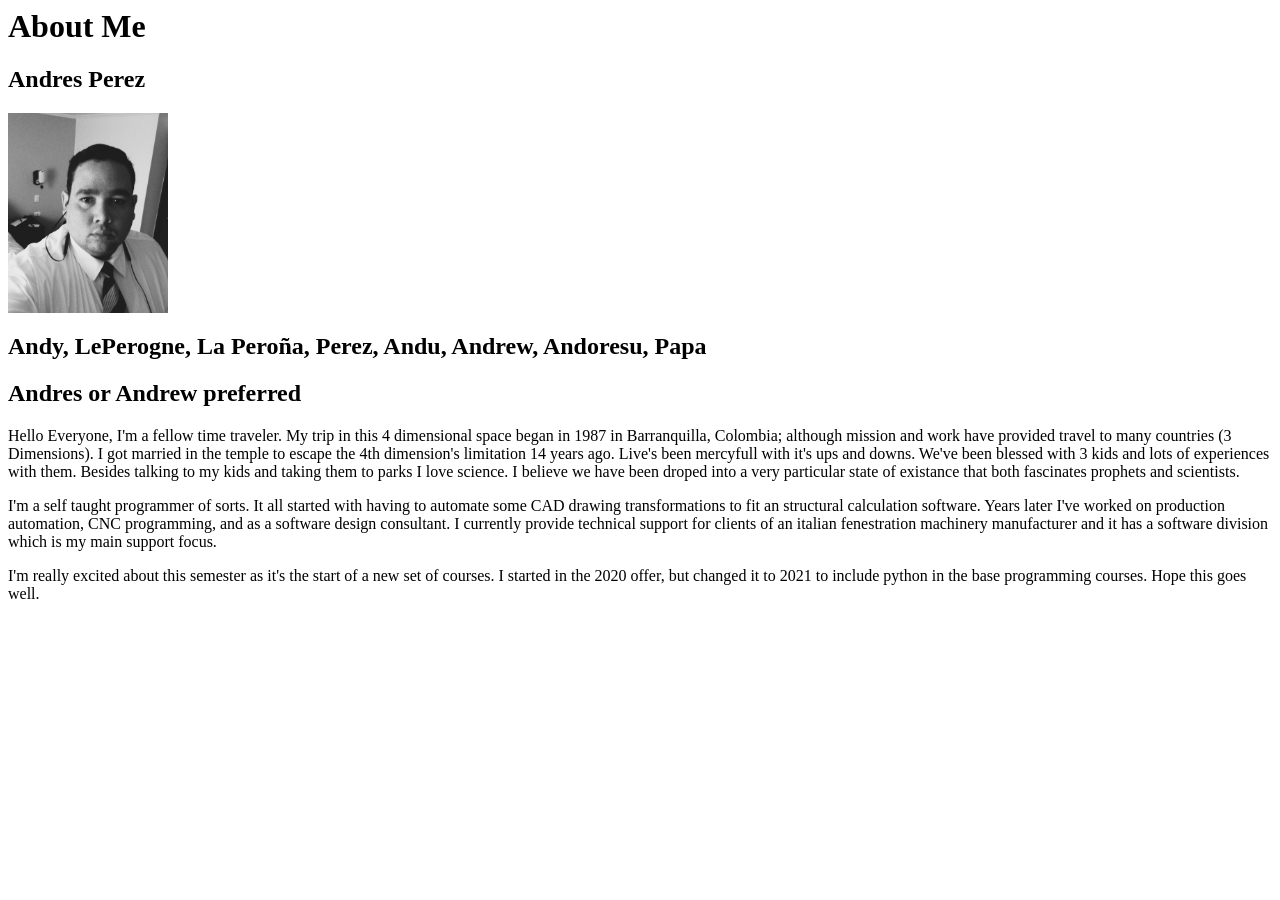
<file: aboutme/index.html>
<html>
<head>
    <meta charset="UTF-8">
    <meta http-equiv="X-UA-Compatible" content="IE=edge">
    <meta name="viewport" content="width=device-width, initial-scale=1.0">
    <title>All About Me</title>
</head>
<body>
    <h1>About Me</h1>
    <h2>Andres Perez</h2>
    <img src="./images/Me_cropped_bw.jpeg" alt="picture_with_family" style="max-height:200px;">
    <h2>Andy, LePerogne, La Peroña, Perez, Andu, Andrew, Andoresu, Papa</h2>
    <h2>Andres or Andrew preferred</h2>
    <p>Hello Everyone, I'm a fellow time traveler. My trip in this 4 dimensional space began in 1987 in Barranquilla, Colombia; 
     although mission and work have provided travel to many countries (3 Dimensions). 
     I got married in the temple to escape the 4th dimension's limitation 14 years ago. Live's been mercyfull with it's ups and downs.
     We've been blessed with 3 kids and lots of experiences with them. Besides talking to my kids and taking them to parks I love science.
     I believe we have been droped into a very particular state of existance that both fascinates prophets and scientists.</p>
    <p>I'm a self taught programmer of sorts. It all started with having to automate some CAD drawing transformations to fit an structural
     calculation software. Years later I've worked on production automation, CNC programming, and as a software design consultant. I
     currently provide technical support for clients of an italian fenestration machinery manufacturer and it has a software division
     which is my main support focus.</p>
    <p>I'm really excited about this semester as it's the start of a new set of courses. I started in the 2020 offer, but changed it to
    2021 to include python in the base programming courses. Hope this goes well.</p>
</body>
</html>
</file>
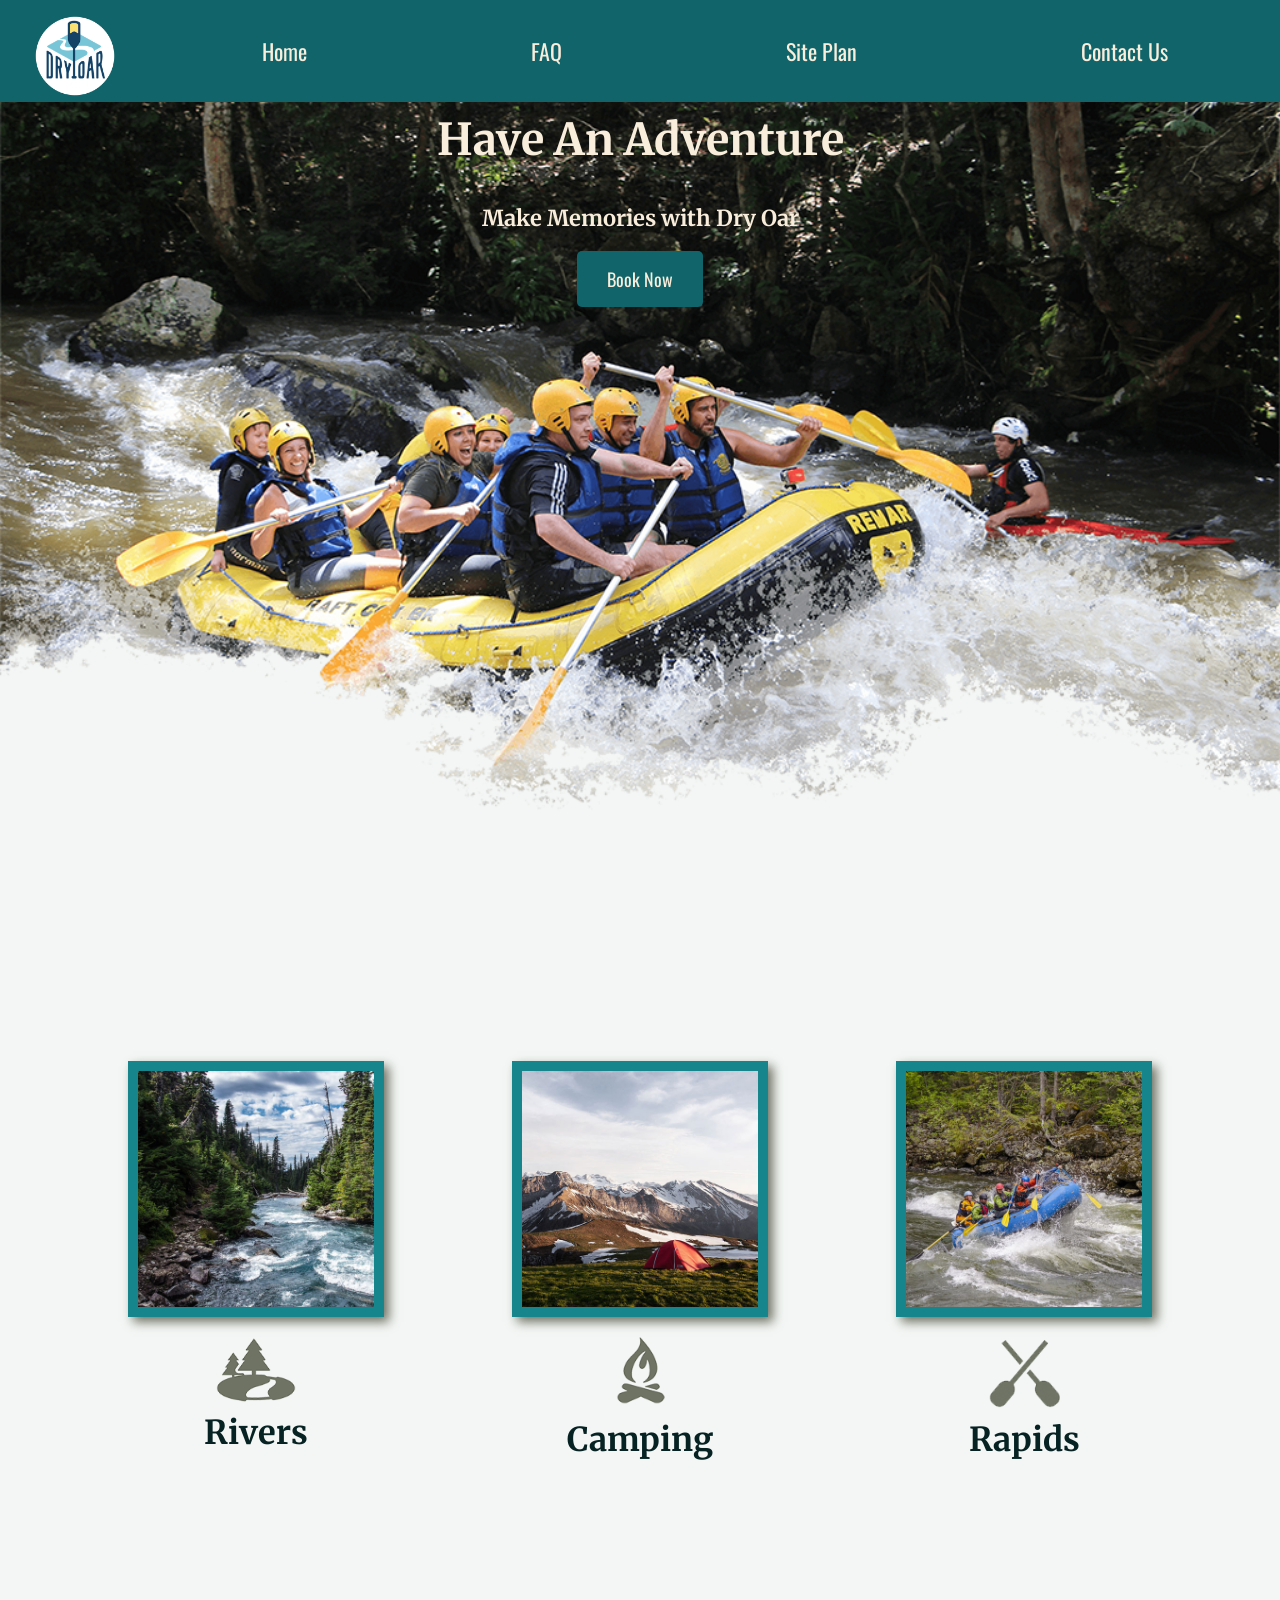
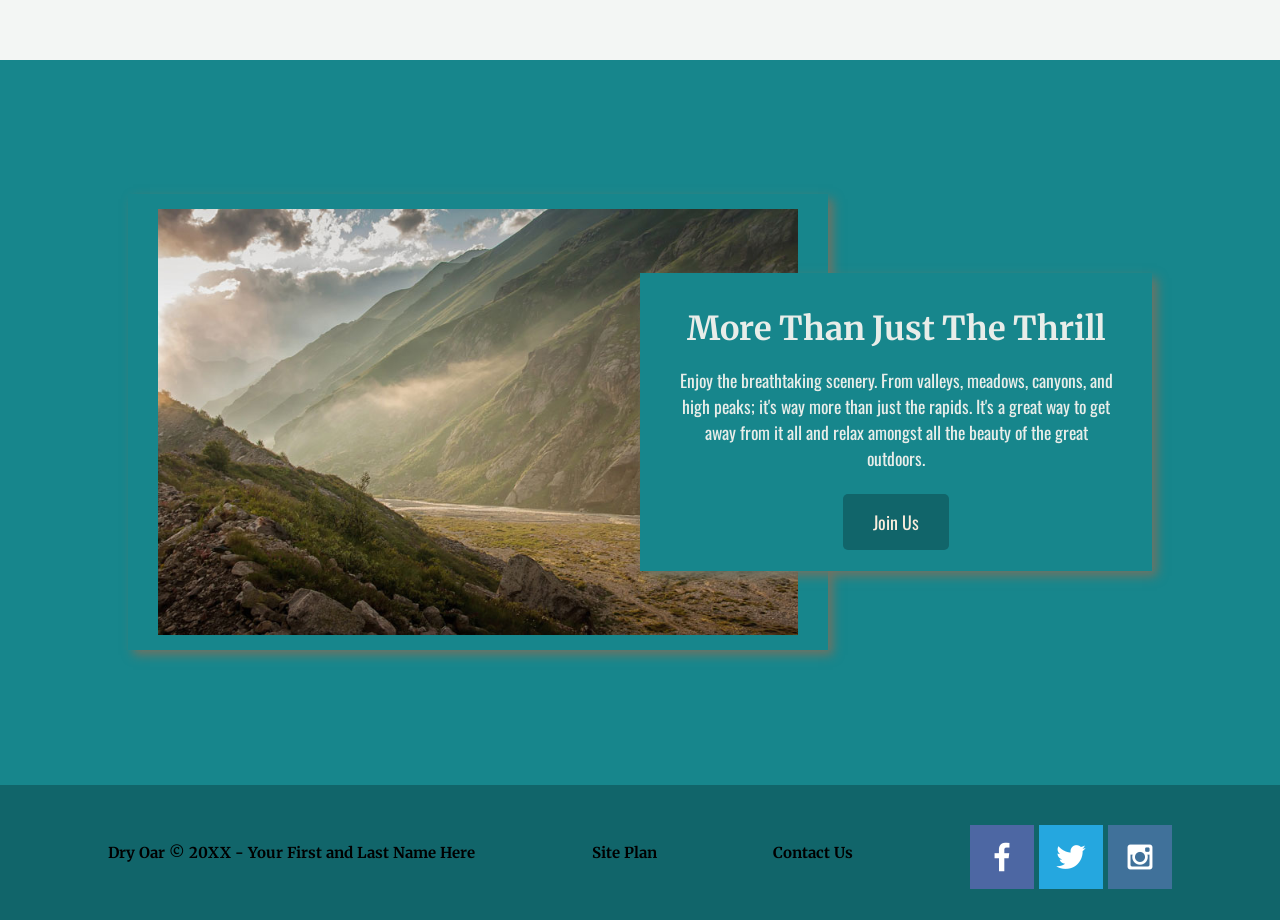
<file: wwr/index.html>
<!DOCTYPE html>
<html lang="en">

<head>
    <meta charset="UTF-8">
    <meta http-equiv="X-UA-Compatible" content="IE=edge">
    <meta name="viewport" content="width=device-width, initial-scale=1.0">
    <title>Whitewater Rafting Vacations | Dry Oar Boating | Home</title>
    <link rel="stylesheet" href="styles/style.css">
</head>

<body>
    <div id="content">
        <header>
            <a id="logo_link" href="index.html">
                <img class="logo" src="images/logo.png" alt="Dry Oar Logo">
            </a>
            <nav>
                <a href="index.html">Home</a>
                <a href="faq.html">FAQ</a>
                <a href="site-plan-rafting.html">Site Plan</a>
                <a href="contactus.html">Contact Us</a>
            </nav>
        </header>
        <div id="hero">
            <div id="hero-box">
                <img id="hero-img" src="images/hero.png" alt="People enjoying white water rafting">
            </div>
            <section id="hero-msg">
                <h1 class="home-title">Have An Adventure</h1>
                <h4>Make Memories with Dry Oar </h4>
                <div class='button-box'>
                    <a class='book' href="rates.html">Book Now</a>
                </div>
            </section>
        </div>
        <main class="home-grid">
            <section class="rivers-card">
                <img class="card-img" src="images/rivers.jpg" alt="river in forest">
                <img class="icon" src="images/river_icon.png" alt="river icon">
                <h2>Rivers</h2>
            </section>
            <section class="camping-card">
                <img class="card-img" src="images/camping.jpg" alt="tent in mountains">
                <img class="icon" src="images/fire_icon.png" alt="fire icon">
                <h2>Camping</h2>
            </section>
            <section class="rapids-card">
                <img class="card-img" src="images/rapids.jpg" alt="rafting boat">
                <img class="icon" src="images/oars.png" alt="oars icon">
                <h2>Rapids</h2>
            </section>
            <div id="background"></div>
            <img class="mountains" src="images/mountains.jpg" alt="Misty mountains">
            <section class="msg">
                <h2>More Than Just The Thrill</h2>
                <p>Enjoy the breathtaking scenery. From valleys, meadows, canyons, and high peaks; it's way more than
                    just the rapids. It's a great way to get away from it all and relax amongst all the beauty of the
                    great outdoors. </p>
                <a class='join' href="rivers.html">Join Us</a>
            </section>
        </main>
        <footer>
            <h3>Dry Oar &copy; 20XX - Your First and Last Name Here</h3>
            <h3><a href="site-plan-rafting.html">Site Plan</a></h3>
            <h3><a href="contactus.html">Contact Us</a></h3>
            <div class="social">
                <a href="https://facebook.com">
                    <img src="images/facebook.png" alt="fb icon">
                </a>
                <a href="https://twitter.com">
                    <img src="images/twitter.png" alt="twitter icon">
                </a>
                <a href="https://instagram.com">
                    <img src="images/instagram.png" alt="instagram icon">
                </a>
            </div>
        </footer>
    </div>
</body>

</html>
</file>
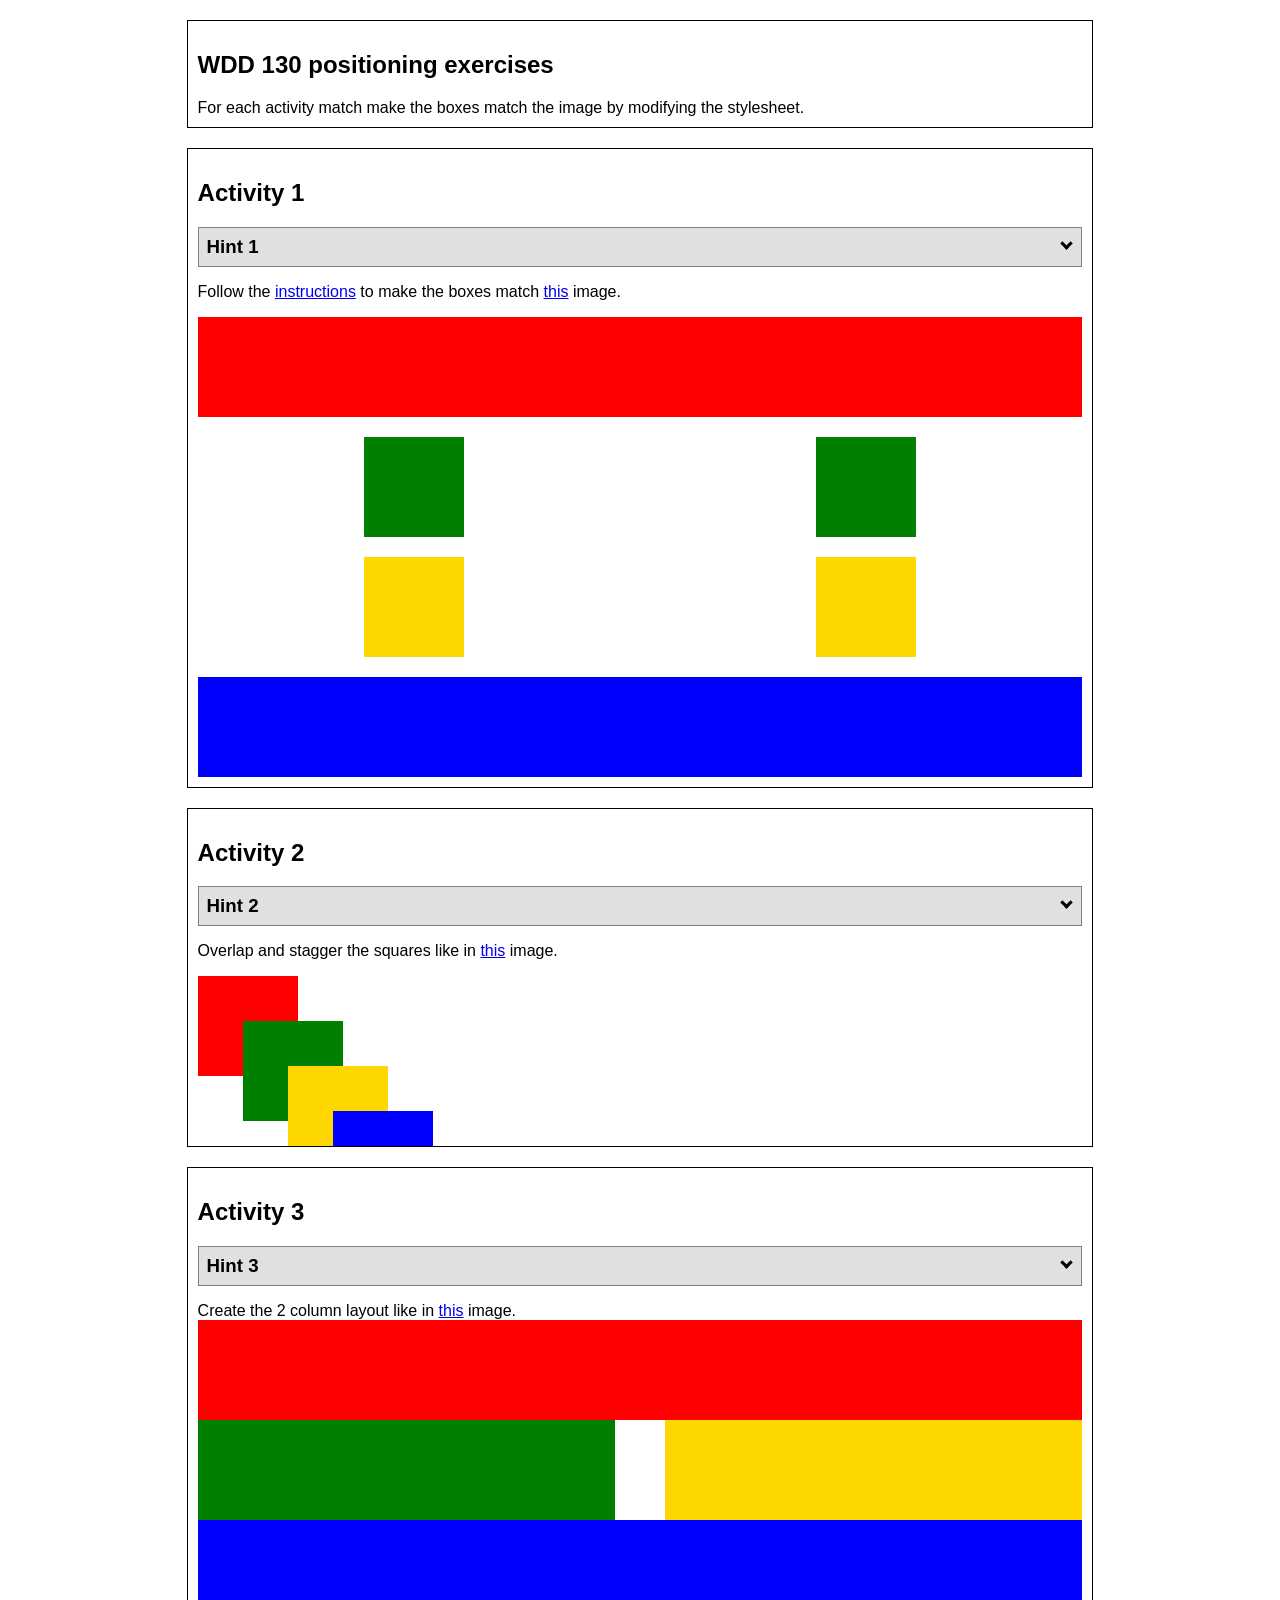
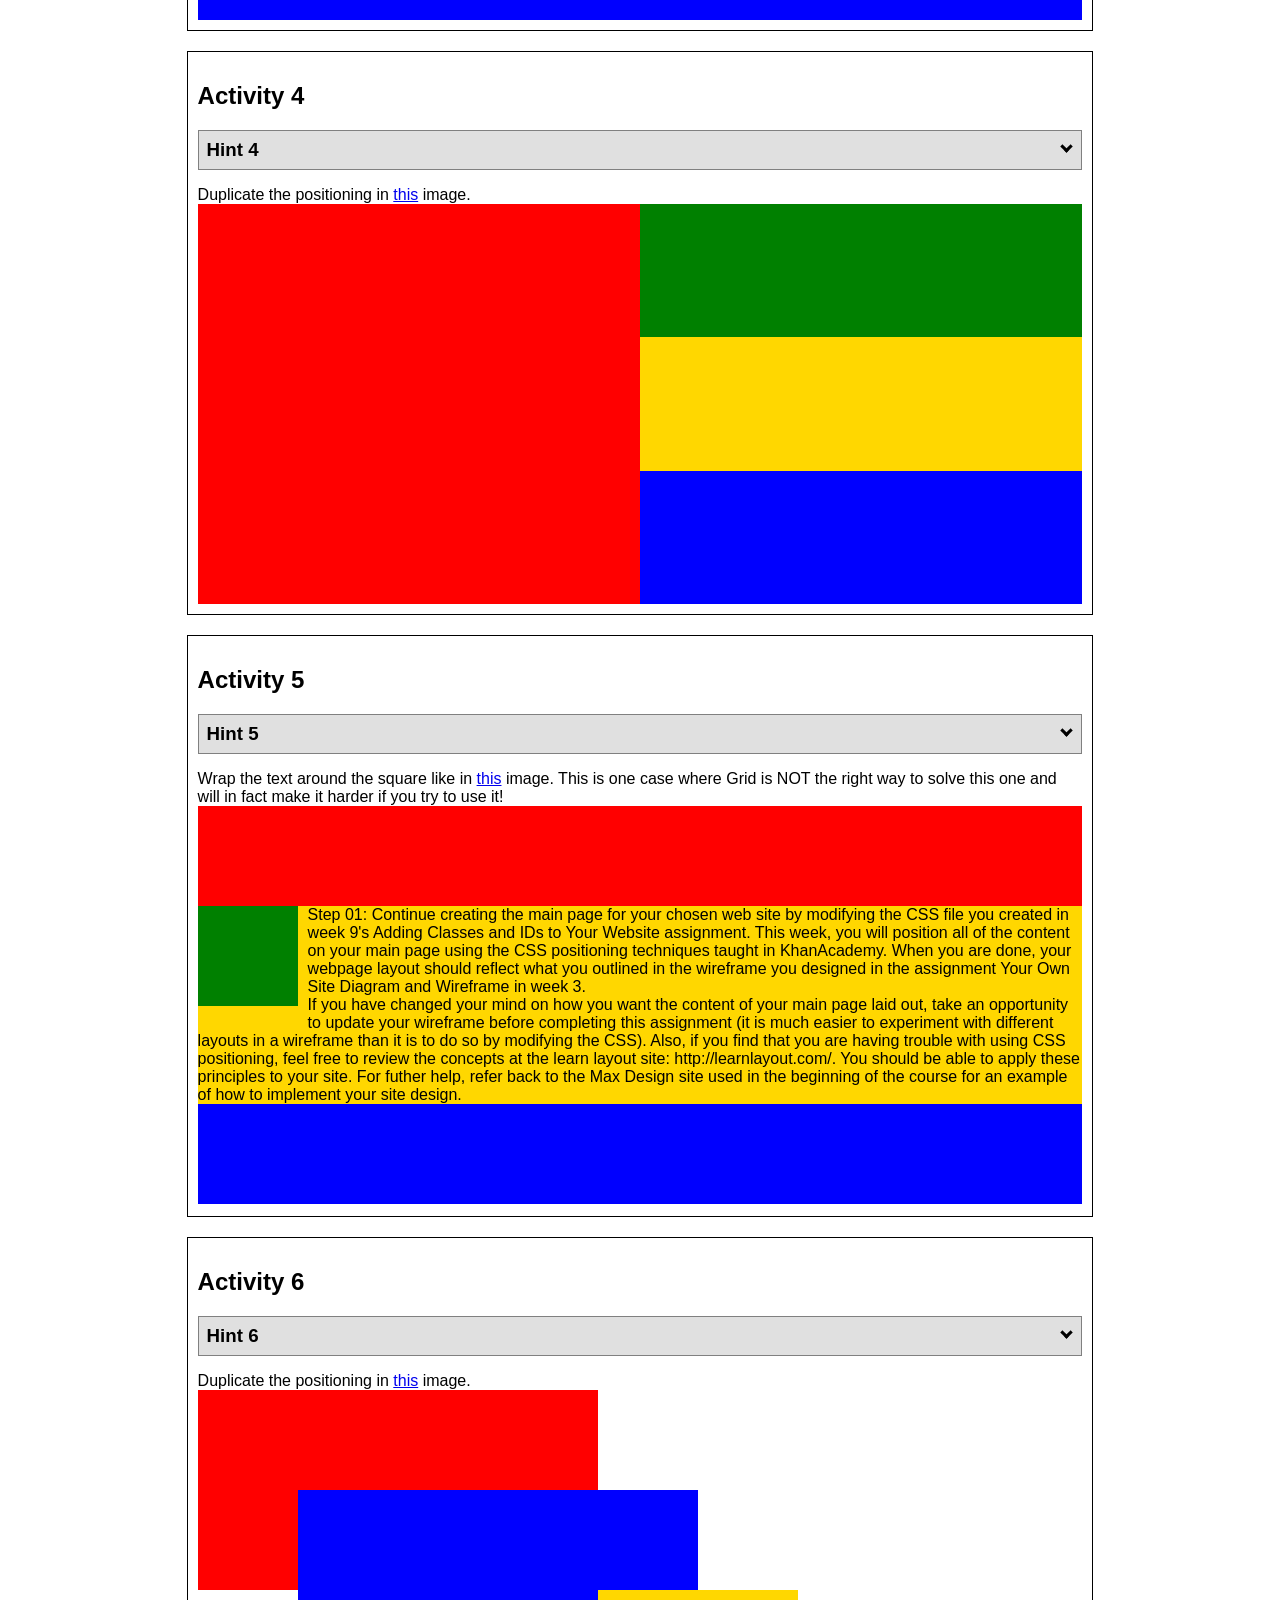
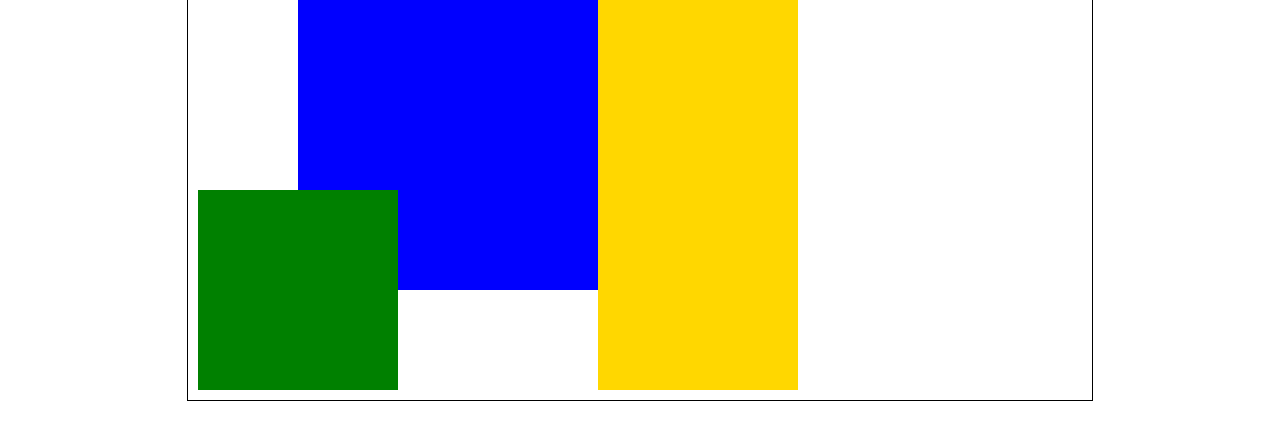
<file: positioning.html>
<!DOCTYPE html>
<html lang="en">
  <head>
    <!-- HTML - Name: positioning.html -->
    <title>Positioning Activity</title>
    <link rel="stylesheet" type="text/css" href="positionstyles.css" />
  </head>
  <body>
    <div class="activity">
      <h2>WDD 130 positioning exercises</h2>
      For each activity match make the boxes match the image by modifying the stylesheet.</div>
    <div class="activity">
      <h2>Activity 1</h2>
      <section class="hint"><input type="checkbox" ><i></i> <h3>Hint 1</h3><div><p>Check out the <a href="https://byui-wdd.github.io/wdd130/activities/w06-css-positioning.html" target="_blank">activity instructions</a> in Ilearn!</p></div></section>
      <p>Follow the <a href="https://byui-wdd.github.io/wdd130/activities/w06-css-positioning.html" target="_blank">instructions</a> to make the boxes match  <a href="https://byui-wdd.github.io/wdd130/images/example1.png" target="_blank">this</a> image.</p>
      <div class="content1" >
        <div class="red1" ></div>
        <div class="green1" ></div>
        <div class="green1" ></div>
        <div class="yellow1"></div>
        <div class="yellow1"></div>
        <div class="blue1"></div>
      </div>
    </div>
    <div class="activity">
      <h2>Activity 2</h2>
      <section class="hint"><input type="checkbox" > <h3>Hint 2</h3><i></i><div><p>Remember that the best way to shift elements around slightly on the page is with Margins.  You could also use Grid.  Either would work for this. If you choose margin, you can use a <em>negative</em> margin. (ie margin-top: -20px;)</p><h4>Properties used:</h4><ul><li>margin-top, margin-left</li><li>...or...</li><li>grid-template-columns: 50px 50px 50px 50px 50px </li></ul></div></section>
      <p>Overlap and stagger the squares like in <a href="https://byui-wdd.github.io/wdd130/images/example2.png" target="_blank">this</a> image.</p>
      <div class="content2" >
        <div class="red2" ></div>
        <div class="green2" ></div>
        <div class="yellow2"></div>
        <div class="blue2"></div>
      </div>
    </div>
    <div class="activity">
      <h2>Activity 3</h2>
      <section class="hint"><input type="checkbox" > <h3>Hint 3</h3><i></i><div><p>This one is going to be best solved with CSS Grid. Remember to make the boxes the right width first...then start moving them around. </p><h4>Properties used:</h4><ul><li>display:grid;</li><li>grid-template-columns:</li><li>grid-column-gap:</li>
        <li>grid-column:</li>  </ul></div></section>
      Create the 2 column layout like in <a href="https://byui-wdd.github.io/wdd130/images/example3.png" target="_blank">this</a>  image.
      <div class="content3" >
        <div class="red3" ></div>
        <div class="green3" ></div>
        <div class="yellow3"></div>
        <div class="blue3"></div>
      </div>
    </div>
    <div class="activity">
      <h2>Activity 4</h2>
      <section class="hint"><input type="checkbox" > <h3>Hint 4</h3><i></i><div><p>For the others we have been primarily concerned with width. For this one you will need to adjust height as well. </p><h4>Properties used:</h4><ul><li>display:grid;</li><li>grid-template-columns:</li><li>grid-row:</li></ul></div></section>
      Duplicate the positioning in <a href="https://byui-wdd.github.io/wdd130/images/example4.png" target="_blank">this</a> image. 
      <div class="content4" >
        <div class="red4" ></div>
        <div class="green4" ></div>
        <div class="yellow4"></div>
        <div class="blue4"></div>
      </div>
    </div>

    <div class="activity">
      <h2>Activity 5</h2>
      <section class="hint"><input type="checkbox" > <h3>Hint 5</h3><i></i><div><p>Grid is <strong>not</strong> the right way to do this.  In fact there is only one way to really do that...and that is with float. Remember that we float the thing we want the text to wrap around.  Also remember to start by making all the shapes the right size and shape.</p><h4>Properties used:</h4><ul><li>float: left;</li></ul></div></section>
      Wrap the text around the square like in <a href="https://byui-wdd.github.io/wdd130/images/example5.png" target="_blank">this</a> image. This is one case where Grid is NOT the right way to solve this one and will in fact make it harder if you try to use it!
      <div class="content5" >
        <div class="red5" ></div>
        <div class="green5" ></div>
        <div class="yellow5">Step 01: Continue creating the main page for your chosen web site by modifying the CSS file you created in week 9's Adding Classes and IDs to Your Website assignment. This week, you will position all of the content on your main page using the CSS positioning techniques taught in KhanAcademy. When you are done, your webpage layout should reflect what you outlined in the wireframe you designed in the assignment Your Own Site Diagram and Wireframe in week 3. <br />
          If you have changed your mind on how you want the content of your main page laid out, take an opportunity to update your wireframe before completing this assignment (it is much easier to experiment with different layouts in a wireframe than it is to do so by modifying the CSS). Also, if you find that you are having trouble with using CSS positioning, feel free to review the concepts at the learn layout site: http://learnlayout.com/. You should be able to apply these principles to your site. For futher help, refer back to the Max Design site used in the beginning of the course for an example of how to implement your site design.</div>
        <div class="blue5"></div>
      </div>
    </div>
    <div class="activity">
      <h2>Activity 6</h2>
      <section class="hint"><input type="checkbox" > <h3>Hint 6</h3><i></i><div><p>This one is all about visualizing the grid behind the layout. If you are having a hard time doing that first: all the sizes are even multiples of 100, and second here is another example with the lines drawn: <a href="https://byui-wdd.github.io/wdd130/images/example6-hint.png" target="_blank">example 6 with lines</a>. For this one you will find it easiest if you use px for the column width. You can also use <kbd>z-index</kbd> to control the element layering.    </p><h4>Properties used:</h4><ul><li>display:grid;</li><li>grid-template-columns:</li><li>grid-column:</li><li>grid-row:</li><li><a href="https://www.w3schools.com/cssref/pr_pos_z-index.asp" target="_blank">z-index:</a></li></ul></div></section>
      Duplicate the positioning in <a href="https://byui-wdd.github.io/wdd130/images/example6.png" target="_blank">this</a> image.
      <div class="content6" >
        <div class="red6" ></div>
        <div class="green6" ></div>
        <div class="yellow6"></div>
        <div class="blue6"></div>
      </div>
    </div>
  </body>
</html>
</file>
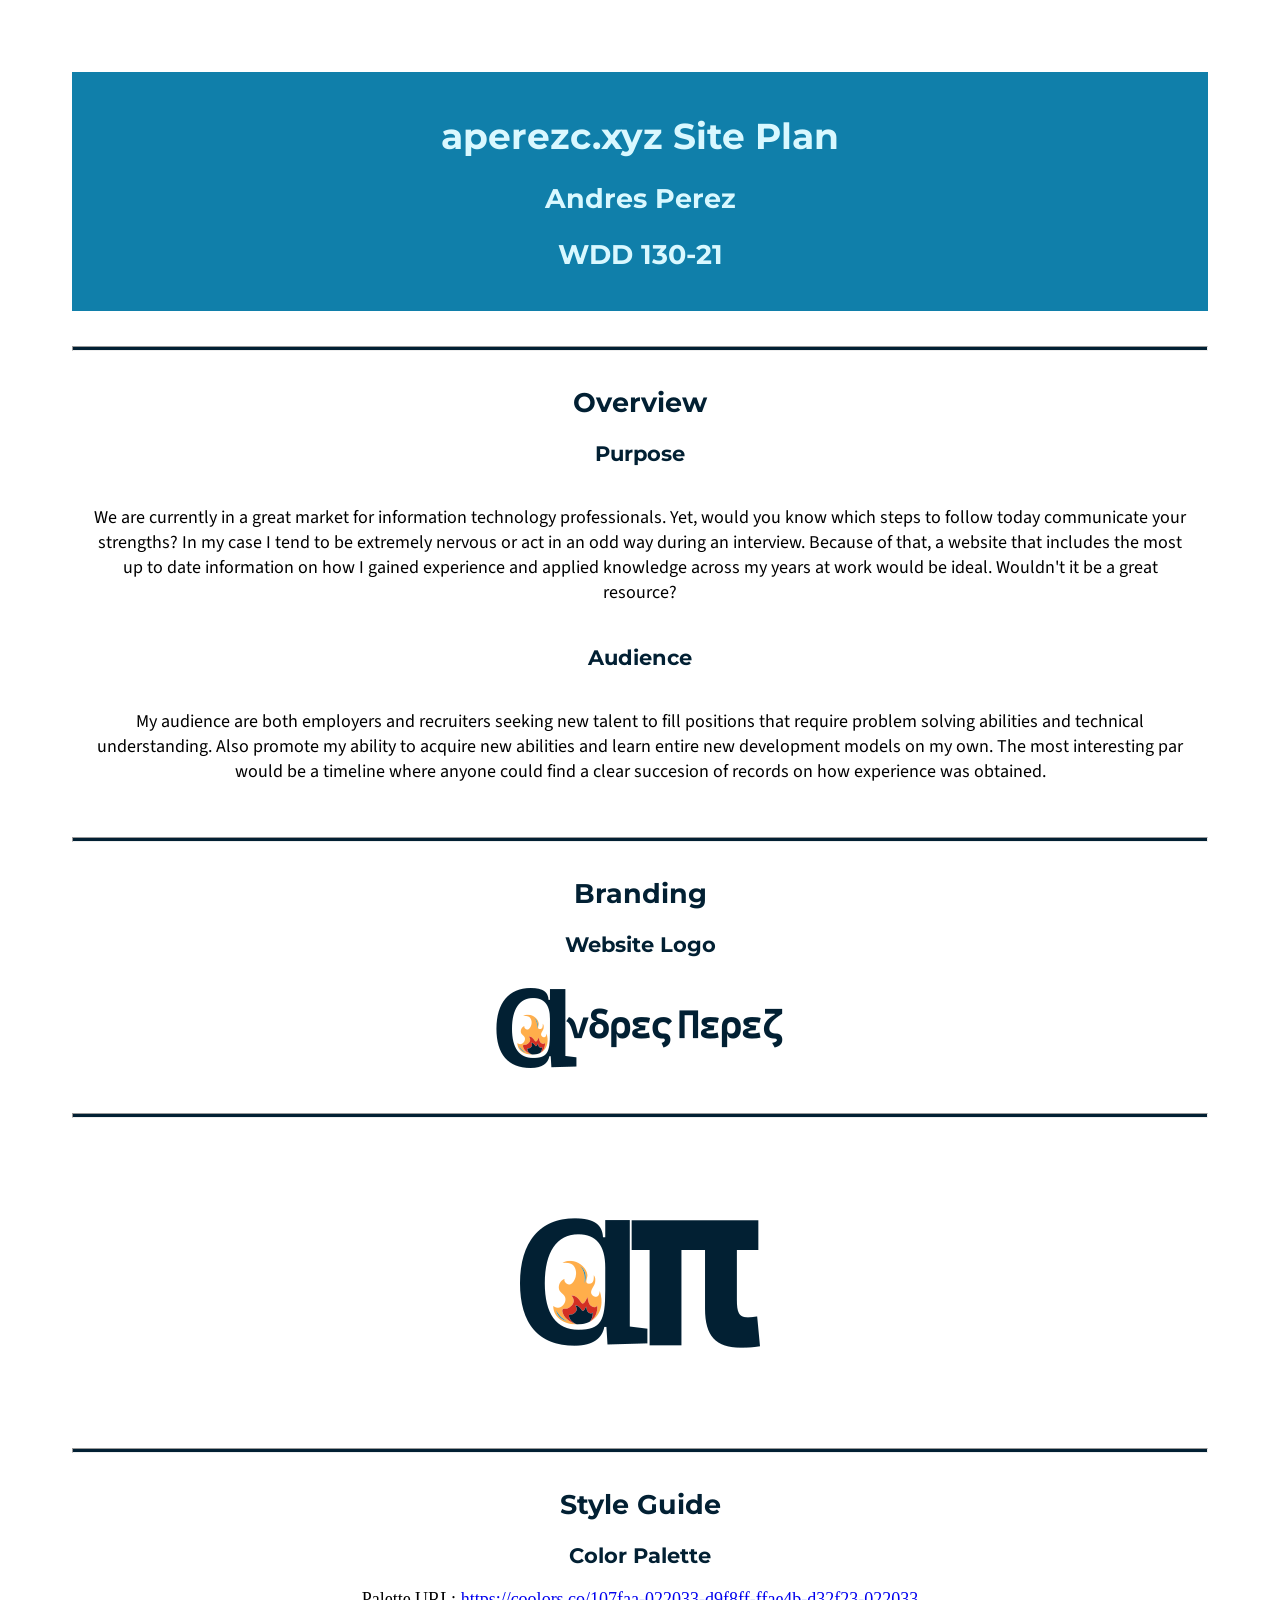
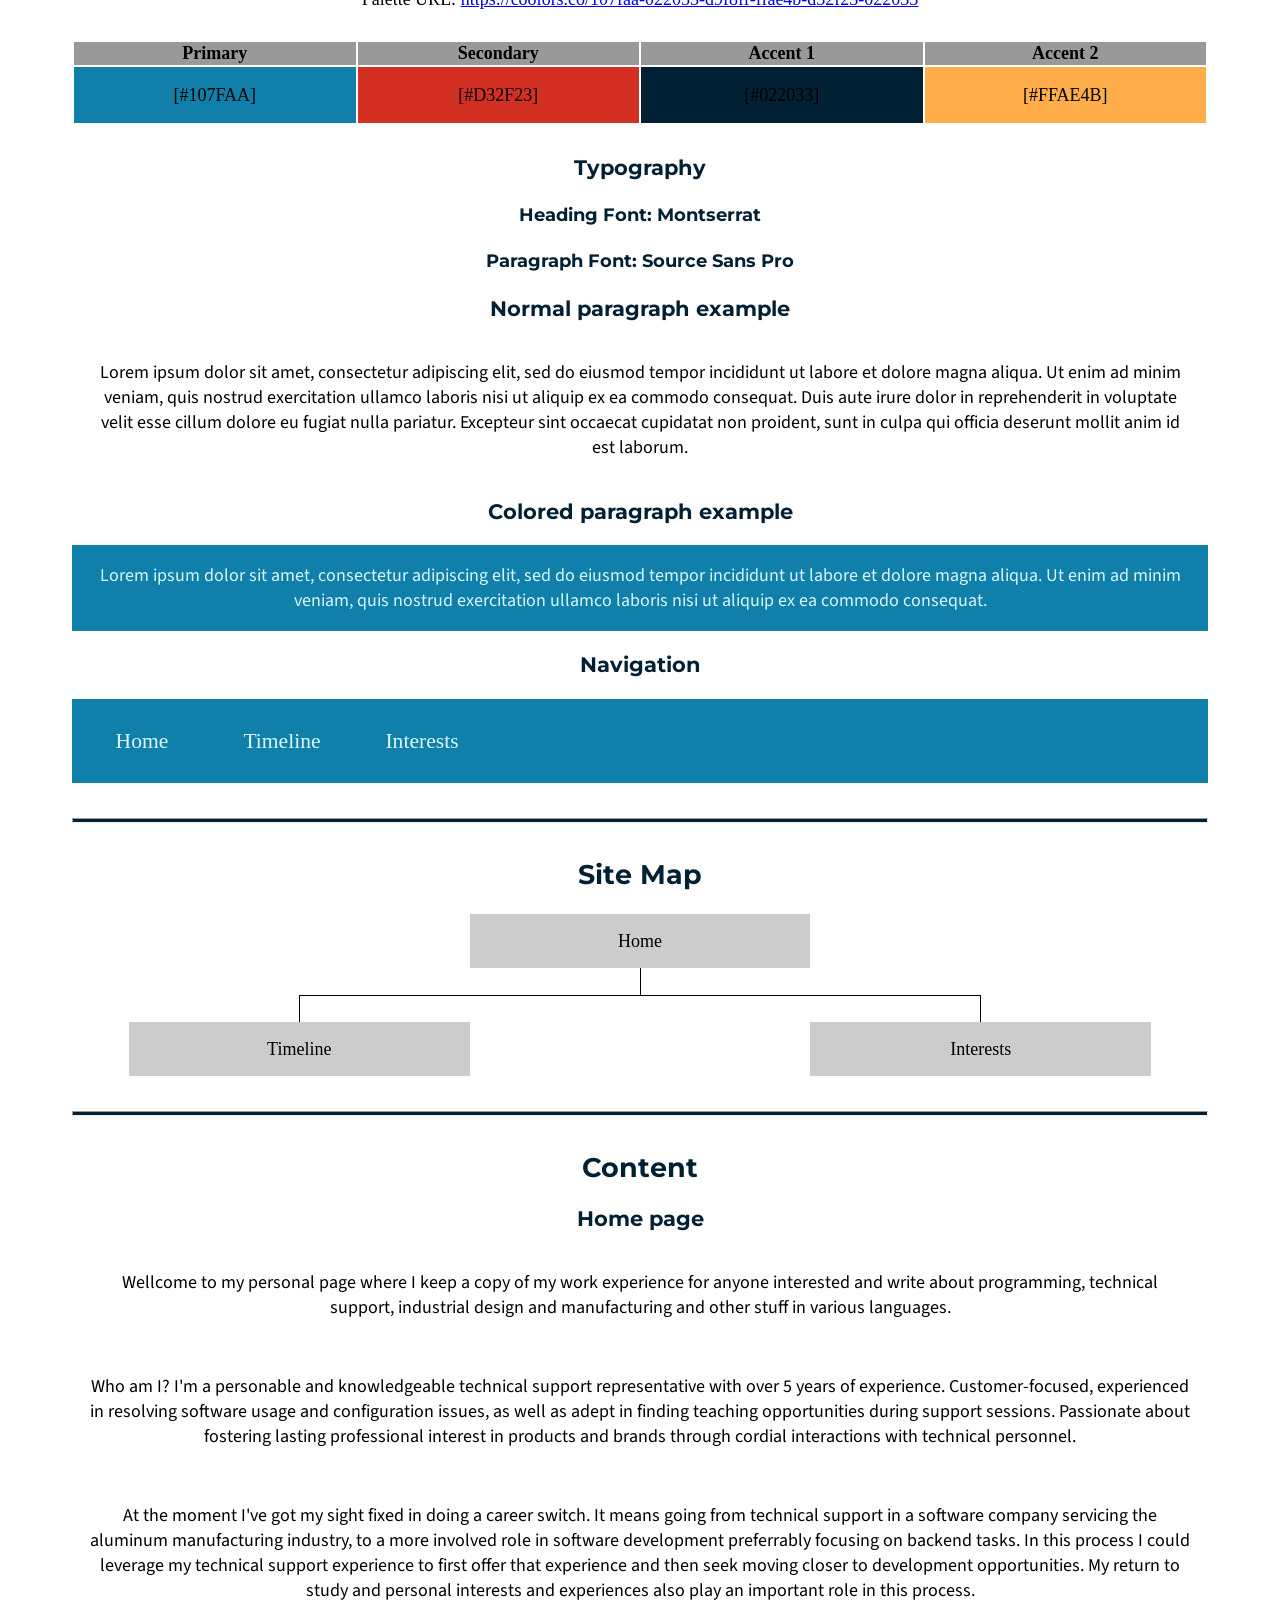
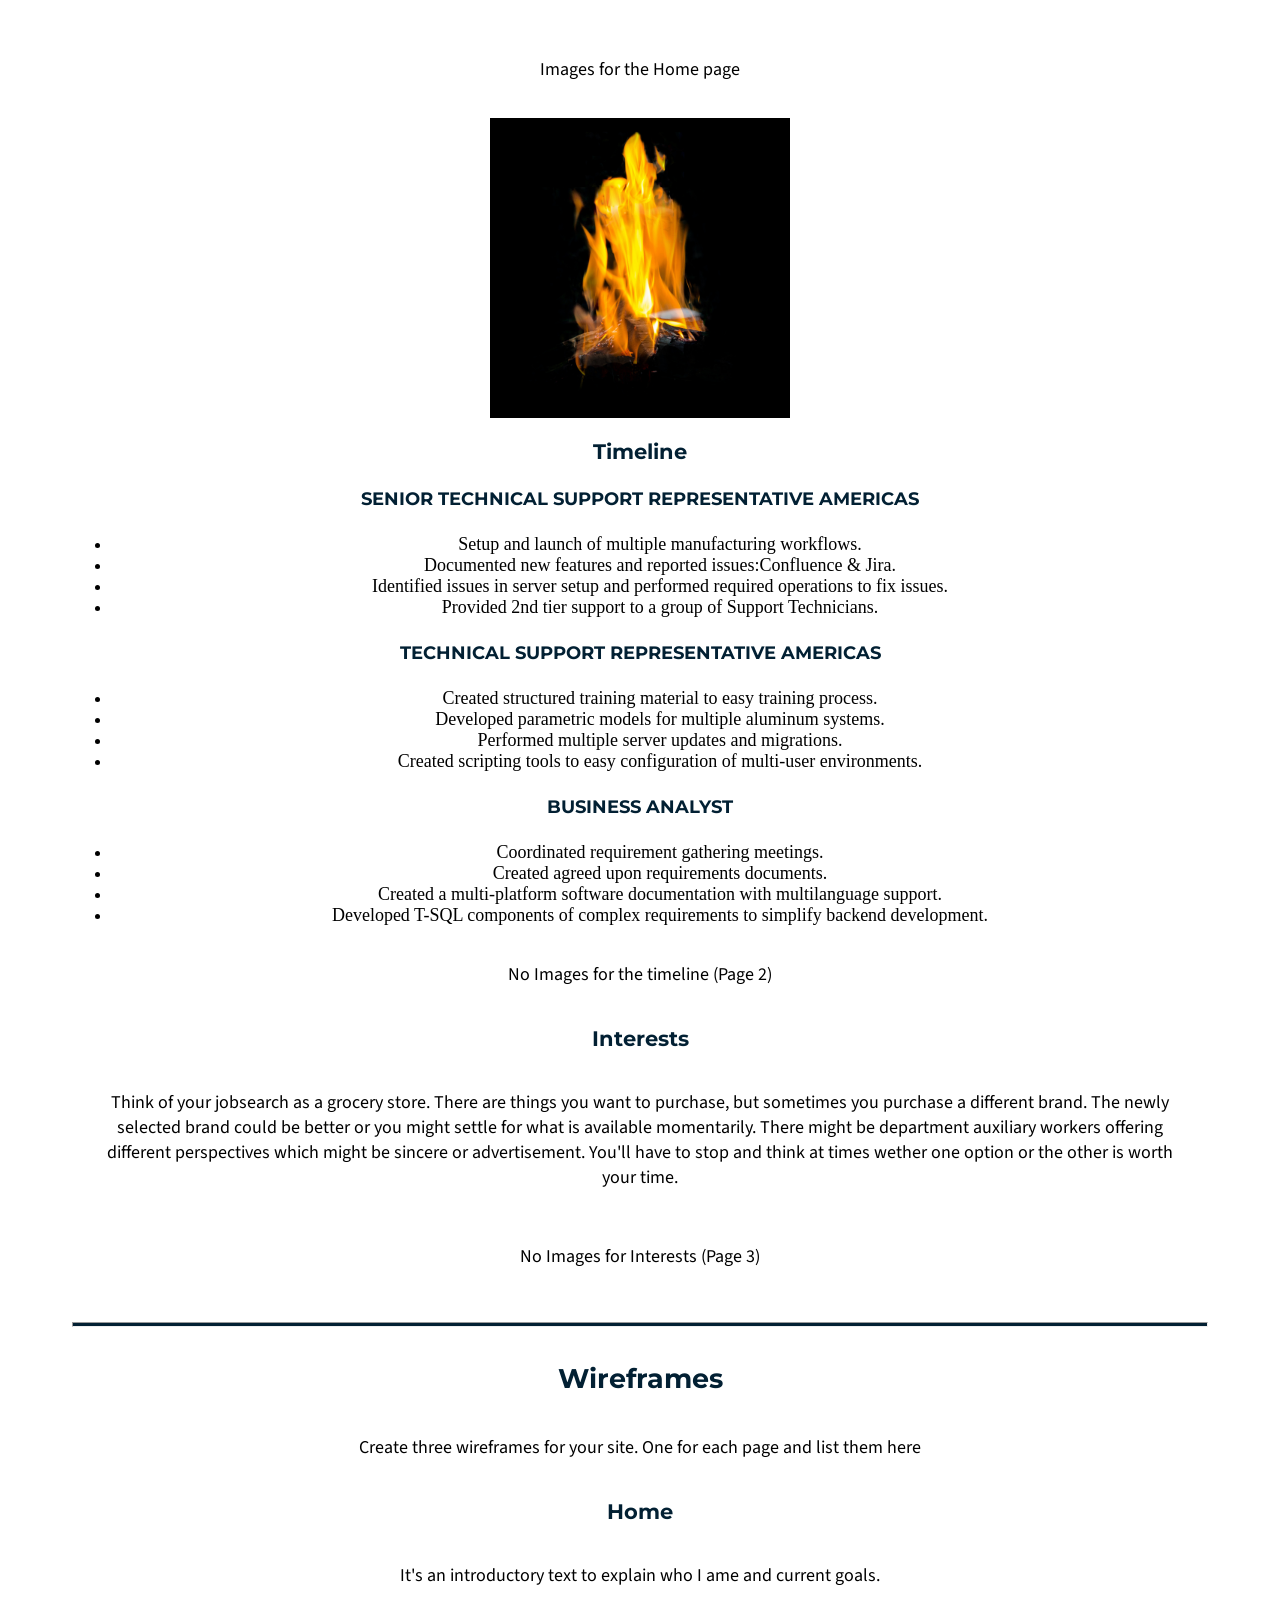
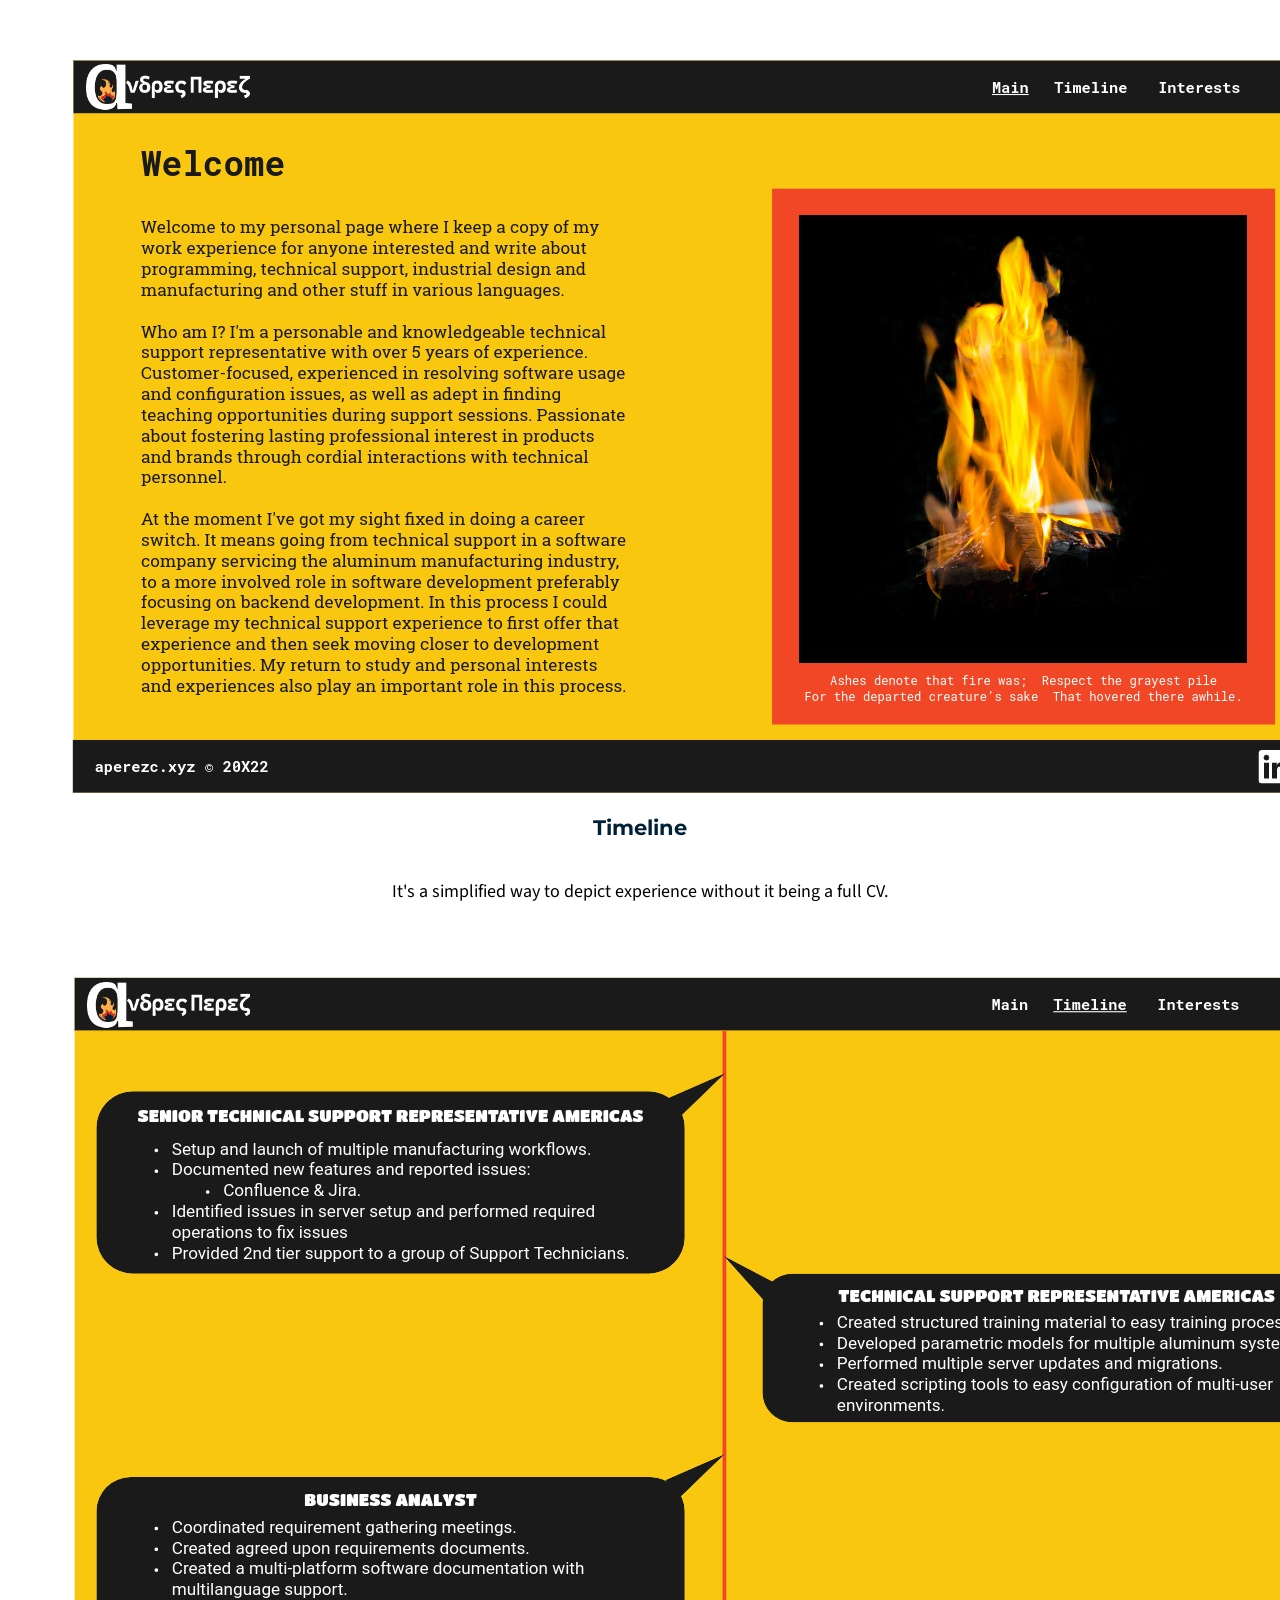
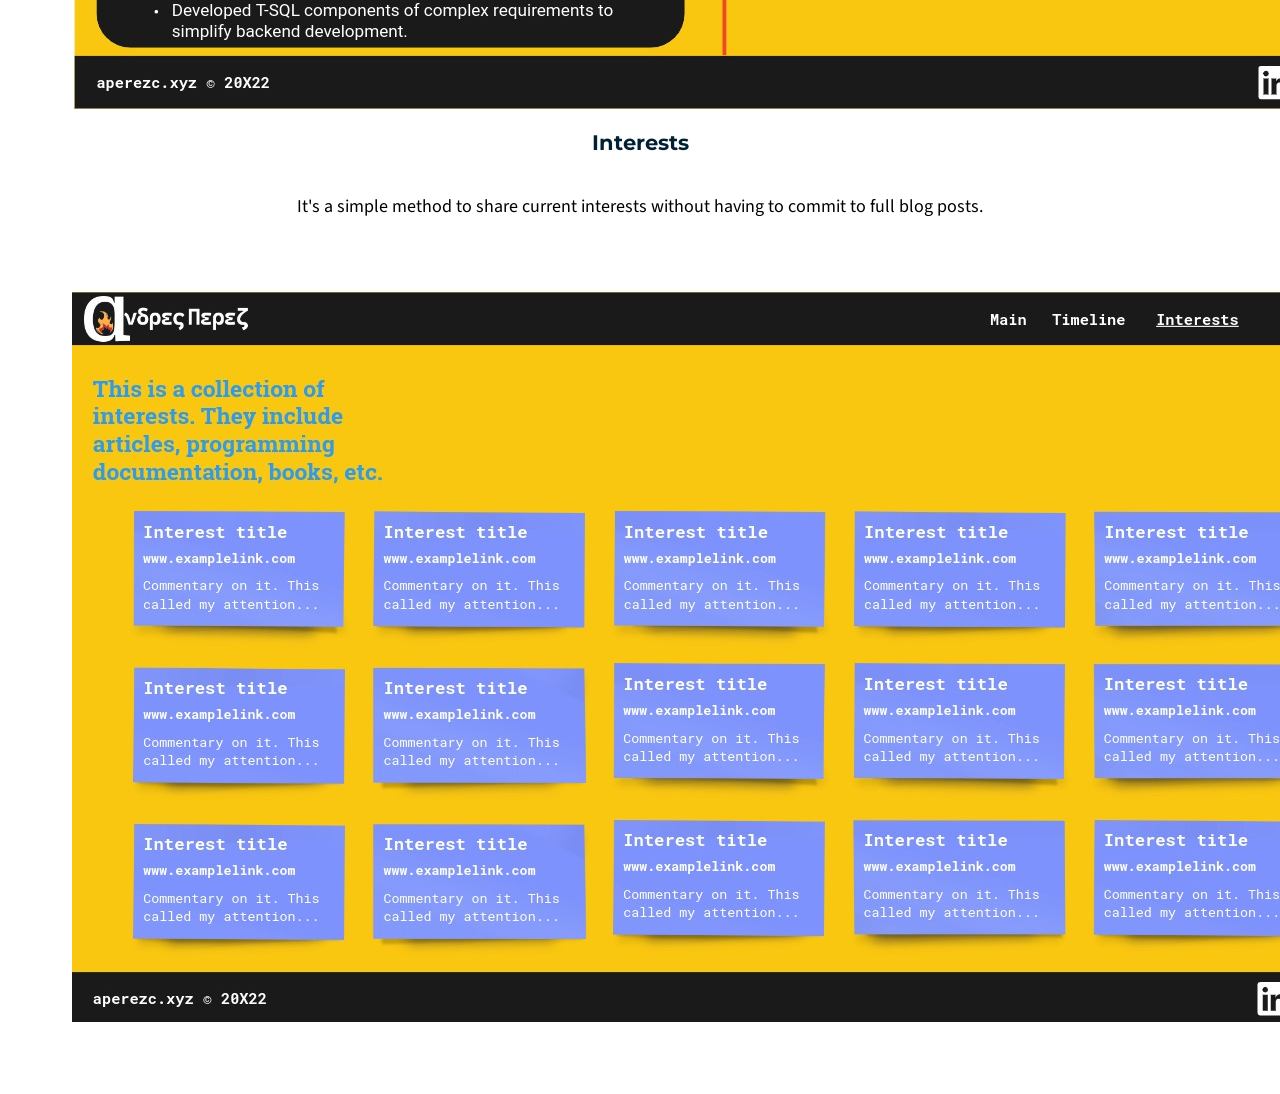
<file: psite/site-plan.html>
<!DOCTYPE html>
<html lang="en-us">

<head>
  <meta charset="utf-8">
  <title>Site Plan</title>
  <link rel="apple-touch-icon" sizes="180x180" href="/img/icons/apple-touch-icon.png">
  <link rel="icon" type="image/png" sizes="32x32" href="/img/icons/favicon-32x32.png">
  <link rel="icon" type="image/png" sizes="16x16" href="/img/icons/favicon-16x16.png">
  <link rel="manifest" href="/img/icons/site.webmanifest">
  <link rel="mask-icon" href="/img/icons/safari-pinned-tab.svg" color="#5bbad5">
  <link rel="shortcut icon" href="/img/icons/favicon.ico">
  <meta name="msapplication-TileColor" content="#da532c">
  <meta name="msapplication-config" content="/img/icons/browserconfig.xml">
  <meta name="theme-color" content="#ffffff">
  <link type="text/css" rel="stylesheet" href="styles/site-plan.css">
</head>

<body>
  <header>
    <h1>aperezc.xyz Site Plan</h1>
    <h2>Andres Perez</h2>
    <h2>WDD 130-21</h2>
    <!-- In the header above, add the name or your site, your name and class number. For example if you are in section 3 you would put WDD 130.03 -->
  </header>
  <main>

    <!-- Steps 2-3 -->
    <hr>
    <h2>Overview</h2>
    <h3>Purpose</h3>
    <p>We are currently in a great market for information technology professionals.
      Yet, would you know which steps to follow today communicate your strengths?
      In my case I tend to be extremely nervous or act in an odd way during an interview.
      Because of that, a website that includes the most up to date information on how
      I gained experience and applied knowledge across my years at work would be ideal.
      Wouldn't it be a great resource?
    </p>
    <h3>Audience</h3>
    <p>My audience are both employers and recruiters seeking new talent to fill positions that require
      problem solving abilities and technical understanding. Also promote my ability to acquire new abilities
      and learn entire new development models on my own. The most interesting par would be a timeline where anyone
      could find a clear succesion of records on how experience was obtained.
    </p> <!-- change this -->

    <hr>
    <h2>Branding</h2>
    <h3>Website Logo</h3>
    <!-- Replace this with some sort of logo for your site.  A logo can be as simple as the name of your site in a nice font :) -->
    <img src="img/andresperez_300×100.png" alt="Logo image">
    <hr>
    <img src="img/ap_fav260×260.png" alt="Favicon">
    <hr>
    <h2>
      Style Guide
    </h2>

    <!-- Steps 4-8 -->

    <h3>
      Color Palette
    </h3>
    <!--  The colors you choose for a website are one of the most important decisions you will make. Follow the instructions on the activity in iLearn then return and replace the color codes below with the hex color codes (the 6 digit numbers that show at the bottom of each color) for the colors you have chosen below.  You should have at least 2 colors but do not have to fill in all 4 if you do not need them.  -->

    <!-- Copy and paste the URL to your finished palette below Make sure to paste it into both spots -->
    Palette URL: <a href="https://coolors.co/107faa-022033-d9f8ff-ffae4b-d32f23-022033"
      target="_blank">https://coolors.co/107faa-022033-d9f8ff-ffae4b-d32f23-022033</a>


    <table class="colors">
      <tr>
        <th>Primary</th>
        <th>Secondary</th>
        <th>Accent 1</th>
        <th>Accent 2</th>
      </tr>
      <!-- Replace the numbers in the boxes below with your hex color codes. Then switch to the site-plan.css file and change your colors there as well. -->
      <tr>
        <td class="primary">[#107FAA]</td>
        <td class="secondary">[#D32F23]</td>
        <td class="accent1">[#022033]</td>
        <td class="accent2">[#FFAE4B]</td>
      </tr>
    </table>

    <!-- ------------------------Step 9------------------------------ -->

    <h3>
      Typography
    </h3>
    <!-- Choose a font for your paragraphs (body copy) and headlines. What font(s) have you chosen? Why did you choose what you did?  Make sure to review the list of web safe fonts at W3Schools.org as a starting point.  Think also about which of your colors above you might use for background and font colors. -->

    <h4>
      Heading Font: Montserrat
      <!-- change this -->
    </h4>
    <h4>
      Paragraph Font: Source Sans Pro
      <!-- change this -->
    </h4>
    <h3>
      Normal paragraph example
    </h3>
    <p>
      Lorem ipsum dolor sit amet, consectetur adipiscing elit, sed do eiusmod tempor incididunt ut labore et dolore
      magna aliqua. Ut enim ad minim veniam, quis nostrud exercitation ullamco laboris nisi ut aliquip ex ea commodo
      consequat. Duis aute irure dolor in reprehenderit in voluptate velit esse cillum dolore eu fugiat nulla pariatur.
      Excepteur sint occaecat cupidatat non proident, sunt in culpa qui officia deserunt mollit anim id est laborum.
    </p>
    <h3>
      Colored paragraph example
    </h3>
    <p class="colored">
      Lorem ipsum dolor sit amet, consectetur adipiscing elit, sed do eiusmod tempor incididunt ut labore et dolore
      magna aliqua. Ut enim ad minim veniam, quis nostrud exercitation ullamco laboris nisi ut aliquip ex ea commodo
      consequat.
    </p>

    <!-- ------------------------Step 10------------------------------ -->

    <h3>
      Navigation
    </h3>
    <!-- Think about how you want your navigation bar to look. In the site-plan.css file change the colors to your colors to get the look you desire. -->
    <nav>
      <a href="#">Home</a>
      <a href="#">Timeline</a>
      <a href="#">Interests</a>
    </nav>
    <hr>
    <h2>
      Site Map
    </h2>
    <div class="sitemap">
      <div class="sm-home">
        Home
      </div>
      <div class="sm-page2">
        Timeline
        <!-- change this -->
      </div>
      <div class="sm-page3">
        Interests
        <!-- change this -->
      </div>

      <div class="top">
        &nbsp;
      </div>
      <div class="left">
        &nbsp;
      </div>
      <div class="right">
        &nbsp;
      </div>

    </div>

    <!-- --------Content Section -------------- -->
    <hr>
    <h2>
      Content
    </h2>
    <h3>Home page</h3>
    <p>
      Wellcome to my personal page where I keep a copy of my work experience for anyone interested and write about
      programming, technical support,
      industrial design and manufacturing and other stuff in various languages.
    </p>
    <p>
      Who am I? I'm a personable and knowledgeable technical support representative with over 5 years of experience.
      Customer-focused, experienced in resolving software usage and configuration issues, as well as adept in finding
      teaching opportunities during support sessions. Passionate about fostering lasting professional interest in
      products
      and brands through cordial interactions with technical personnel.
    </p>
    <p>
      At the moment I've got my sight fixed in doing a career switch. It means going from technical support in a
      software company servicing
      the aluminum manufacturing industry, to a more involved role in software development preferrably focusing on
      backend tasks. In this process
      I could leverage my technical support experience to first offer that experience and then seek moving closer to
      development opportunities.
      My return to study and personal interests and experiences also play an important role in this process.
    </p>
    <p>Images for the Home page</p>
    <img src="img/fire.jpg" alt="Ignite the fire" class="content-img">


    <h3>Timeline</h3>
    <h4>SENIOR TECHNICAL SUPPORT REPRESENTATIVE AMERICAS</h4>
    <ul>
      <li>Setup and launch of multiple manufacturing workflows.</li>
      <li>Documented new features and reported issues:Confluence & Jira.</li>
      <li>Identified issues in server setup and performed required operations to fix issues.</li>
      <li>Provided 2nd tier support to a group of Support Technicians.</li>
    </ul>
    <h4>TECHNICAL SUPPORT REPRESENTATIVE AMERICAS</h4>
    <ul>
      <li>Created structured training material to easy training process.</li>
      <li>Developed parametric models for multiple aluminum systems.</li>
      <li>Performed multiple server updates and migrations.</li>
      <li>Created scripting tools to easy configuration of multi-user environments.</li>
    </ul>
    <h4>BUSINESS ANALYST</h4>
    <ul>
      <li>Coordinated requirement gathering meetings.</li>
      <li>Created agreed upon requirements documents.</li>
      <li>Created a multi-platform software documentation with multilanguage support.</li>
      <li>Developed T-SQL components of complex requirements to simplify backend development.</li>
    </ul>
    <p>No Images for the timeline (Page 2)</p>



    <h3>Interests</h3>
    <p>
      Think of your jobsearch as a grocery store. There are things you want to purchase, but sometimes you purchase a
      different brand.
      The newly selected brand could be better or you might settle for what is available momentarily.
      There might be department auxiliary workers offering different perspectives which might be sincere or
      advertisement.
      You'll have to stop and think at times wether one option or the other is worth your time.
    </p>
    <p>No Images for Interests (Page 3)</p>

    </ul>
    <hr>
    <h2>
      Wireframes
    </h2>
    <p>
      Create three wireframes for your site. One for each page and list them here</p>

    <h3>Home</h3>
    <p>
      It's an introductory text to explain who I ame and current goals.
    </p>
    <img src="img/WDD130-W9Siteplan_01.jpg" alt="home page wireframe">

    <h3>Timeline</h3>
    <p>
      It's a simplified way to depict experience without it being a full CV.
    </p>
    <img src="img/WDD130-W9Siteplan_02.jpg" alt="page 2 wireframe">

    <h3>Interests</h3>
    <p>
      It's a simple method to share current interests without having to commit to full blog posts.
    </p>
    <img src="img/WDD130-W9Siteplan_03.jpg" alt="page 3 wireframe">
  </main>
</body>

</html>
</file>
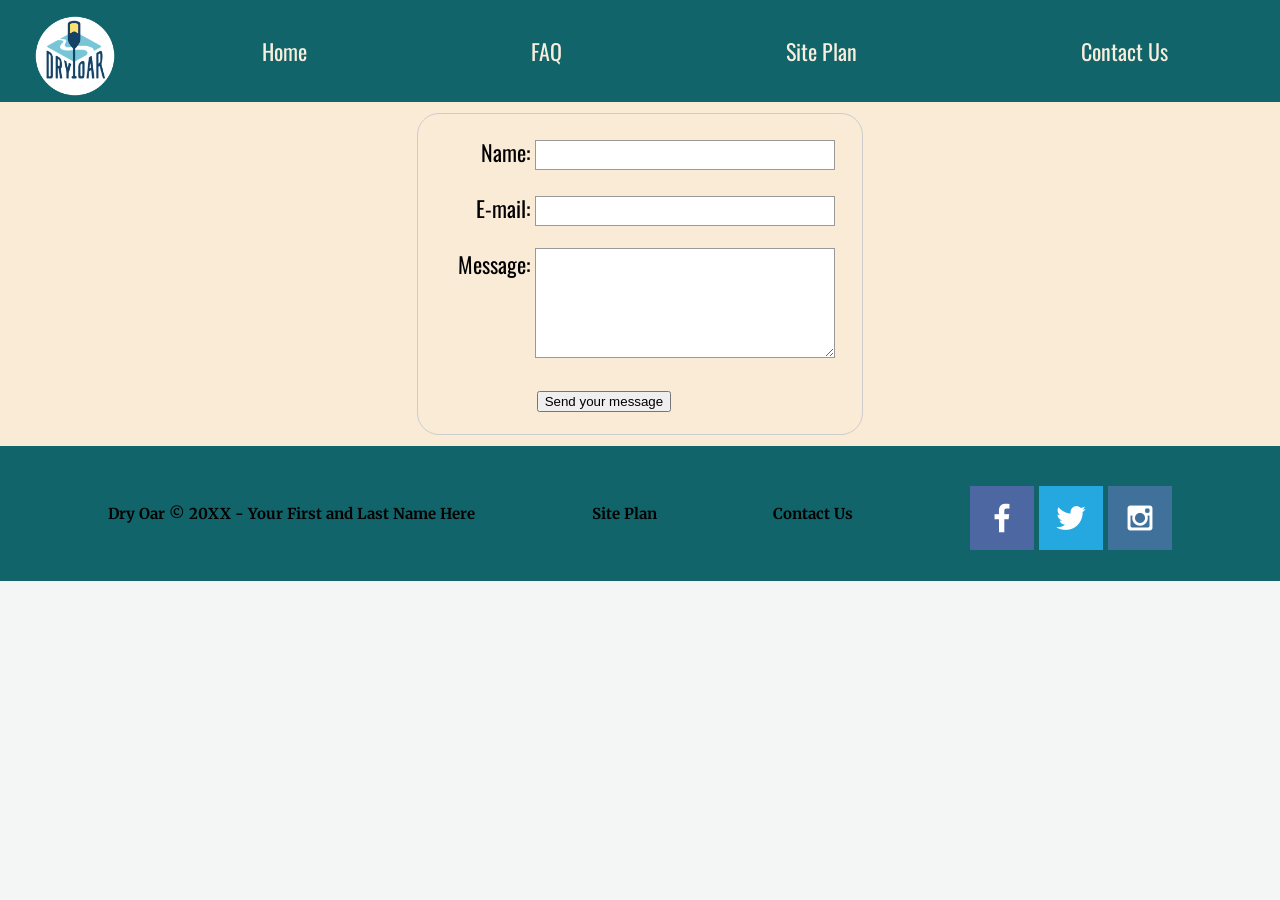
<file: wwr/contactus.html>
<!DOCTYPE html>
<html lang="en">

<head>
    <meta charset="UTF-8">
    <meta http-equiv="X-UA-Compatible" content="IE=edge">
    <meta name="viewport" content="width=device-width, initial-scale=1.0">
    <title>Whitewater Rafting Vacations | Dry Oar Boating | Home</title>
    <link rel="stylesheet" href="styles/style.css">
</head>

<body>
    <div id="content">
        <header>
            <a id="logo_link" href="index.html">
                <img class="logo" src="images/logo.png" alt="Dry Oar Logo">
            </a>
            <nav>
                <a href="index.html">Home</a>
                <a href="faq.html">FAQ</a>
                <a href="site-plan-rafting.html">Site Plan</a>
                <a href="contactus.html">Contact Us</a>
            </nav>
        </header>
        <!-- div id="banner">
            <video id="banner-video" autoplay loop muted poster="images/rafting6_600.jpg">
                <source src="images/404.mp4" type="video/mp4">
            </video>
            <section id="banner-msg">
                <h1 class="banner-title">404</h1>
                <h4>Something's missing.</h4>
            </section>
        </div>
        <main class="404"> -->
        <div id="feedback">
            <form action="/my-handling-form-page" method="post">
                <ul>
                    <li>
                        <label for="name">Name:</label>
                        <input type="text" id="name" name="user_name">
                    </li>
                    <li>
                        <label for="mail">E-mail:</label>
                        <input type="email" id="mail" name="user_email">
                    </li>
                    <li>
                        <label for="msg">Message:</label>
                        <textarea id="msg" name="user_message"></textarea>
                    </li>
                    <li class="button">
                        <button type="submit">Send your message</button>
                    </li>
                </ul>
            </form>
        </div>
        </main>
        <footer>
            <h3>Dry Oar &copy; 20XX - Your First and Last Name Here</h3>
            <h3><a href="site-plan-rafting.html">Site Plan</a></h3>
            <h3><a href="contactus.html">Contact Us</a></h3>
            <div class="social">
                <a href="https://facebook.com">
                    <img src="images/facebook.png" alt="fb icon">
                </a>
                <a href="https://twitter.com">
                    <img src="images/twitter.png" alt="twitter icon">
                </a>
                <a href="https://instagram.com">
                    <img src="images/instagram.png" alt="instagram icon">
                </a>
            </div>
        </footer>
    </div>
</body>
<script>
    // get the feedback div element so we can do something with it.
    const feedbackElement = document.getElementById('feedback');
    // get the form so we can read what was entered in it.
    const formElement = document.forms[0];
    // add a 'listener' to wait for a submission of our form. When that happens run the code below.
    formElement.addEventListener('submit', function (e) {
        // stop the form from doing the default action.
        e.preventDefault();
        // set the contents of our feedback element to a message letting the user know the form was submitted successfully. Notice that we pull the name that was entered in the form to personalize the message!
        feedbackElement.innerHTML = 'Hello ' + formElement.user_name.value + '! Thank you for your message. We will get back with you as soon as possible!';
        // make the feedback element visible.
        feedbackElement.style.display = "block";
        // add a class to move everything down so our message doesn't cover it.
        document.body.classList.toggle('moveDown');
    });
</script>

</html>
</file>
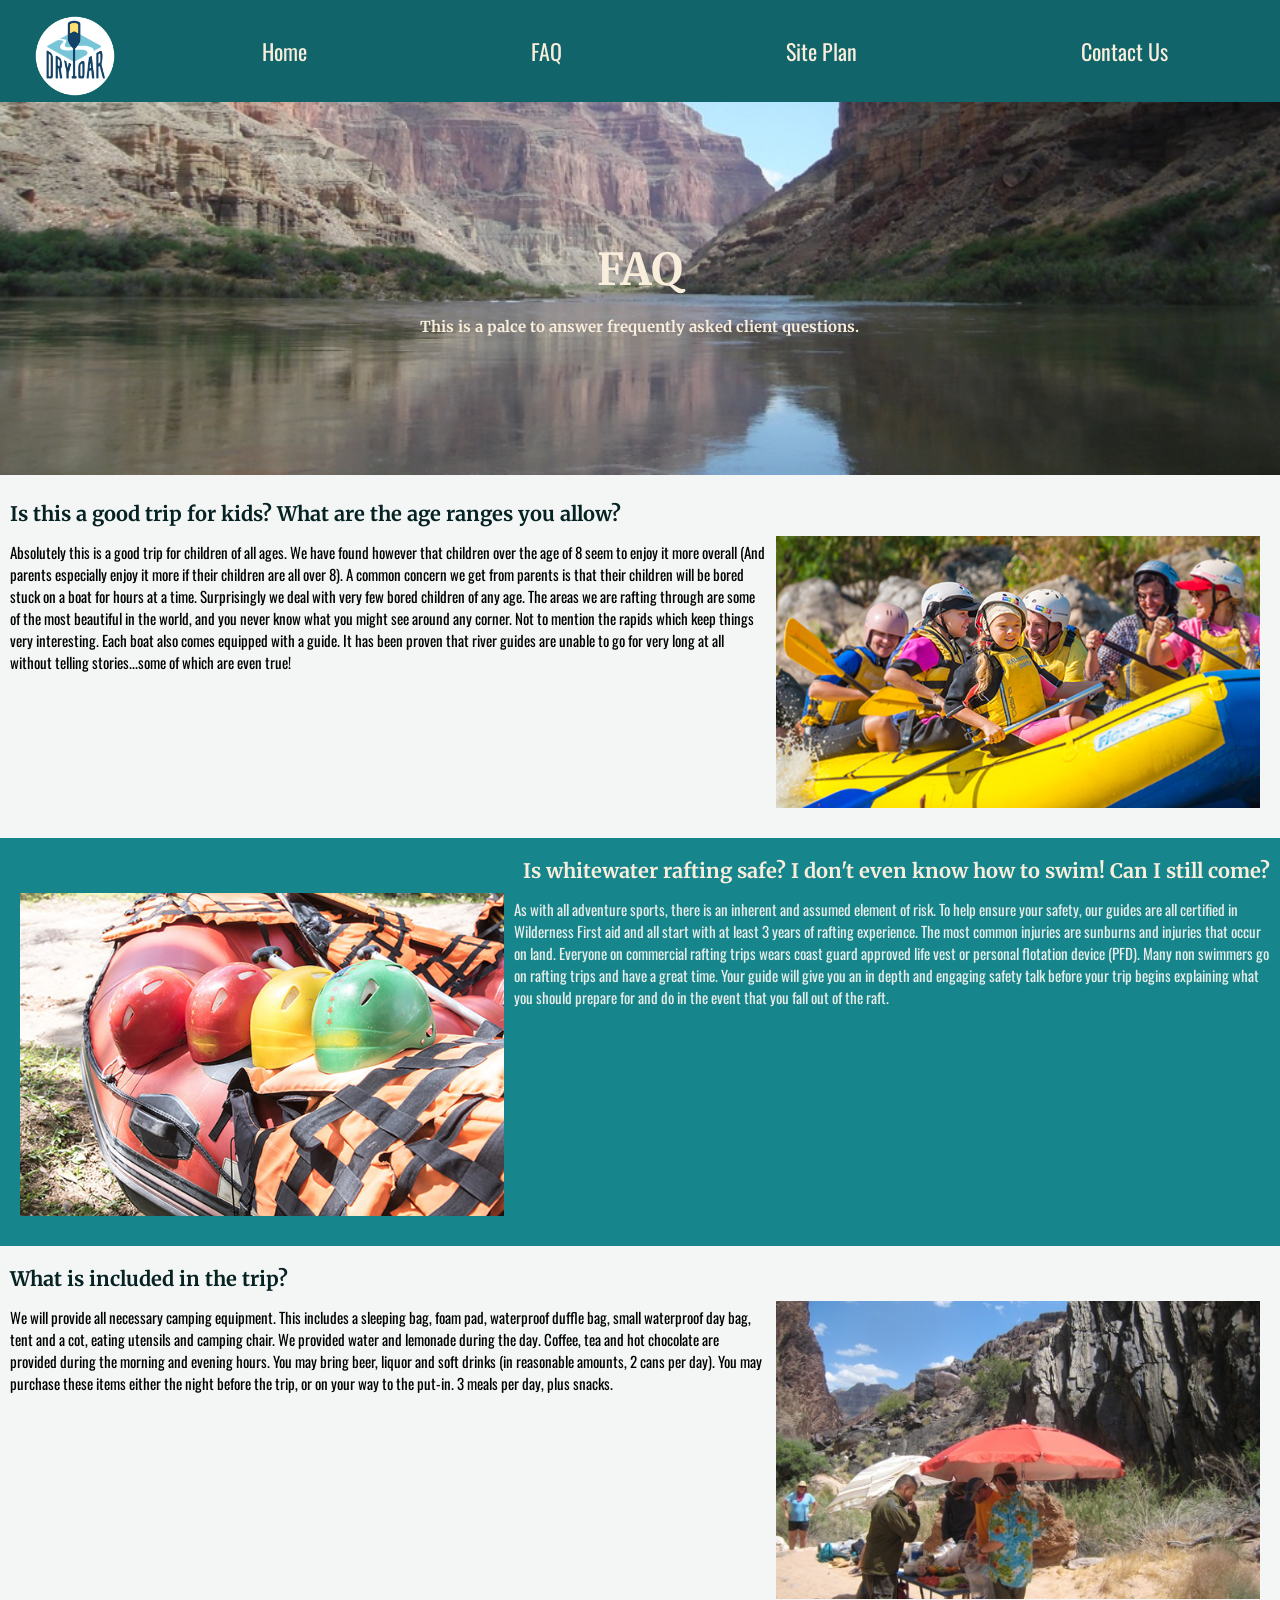
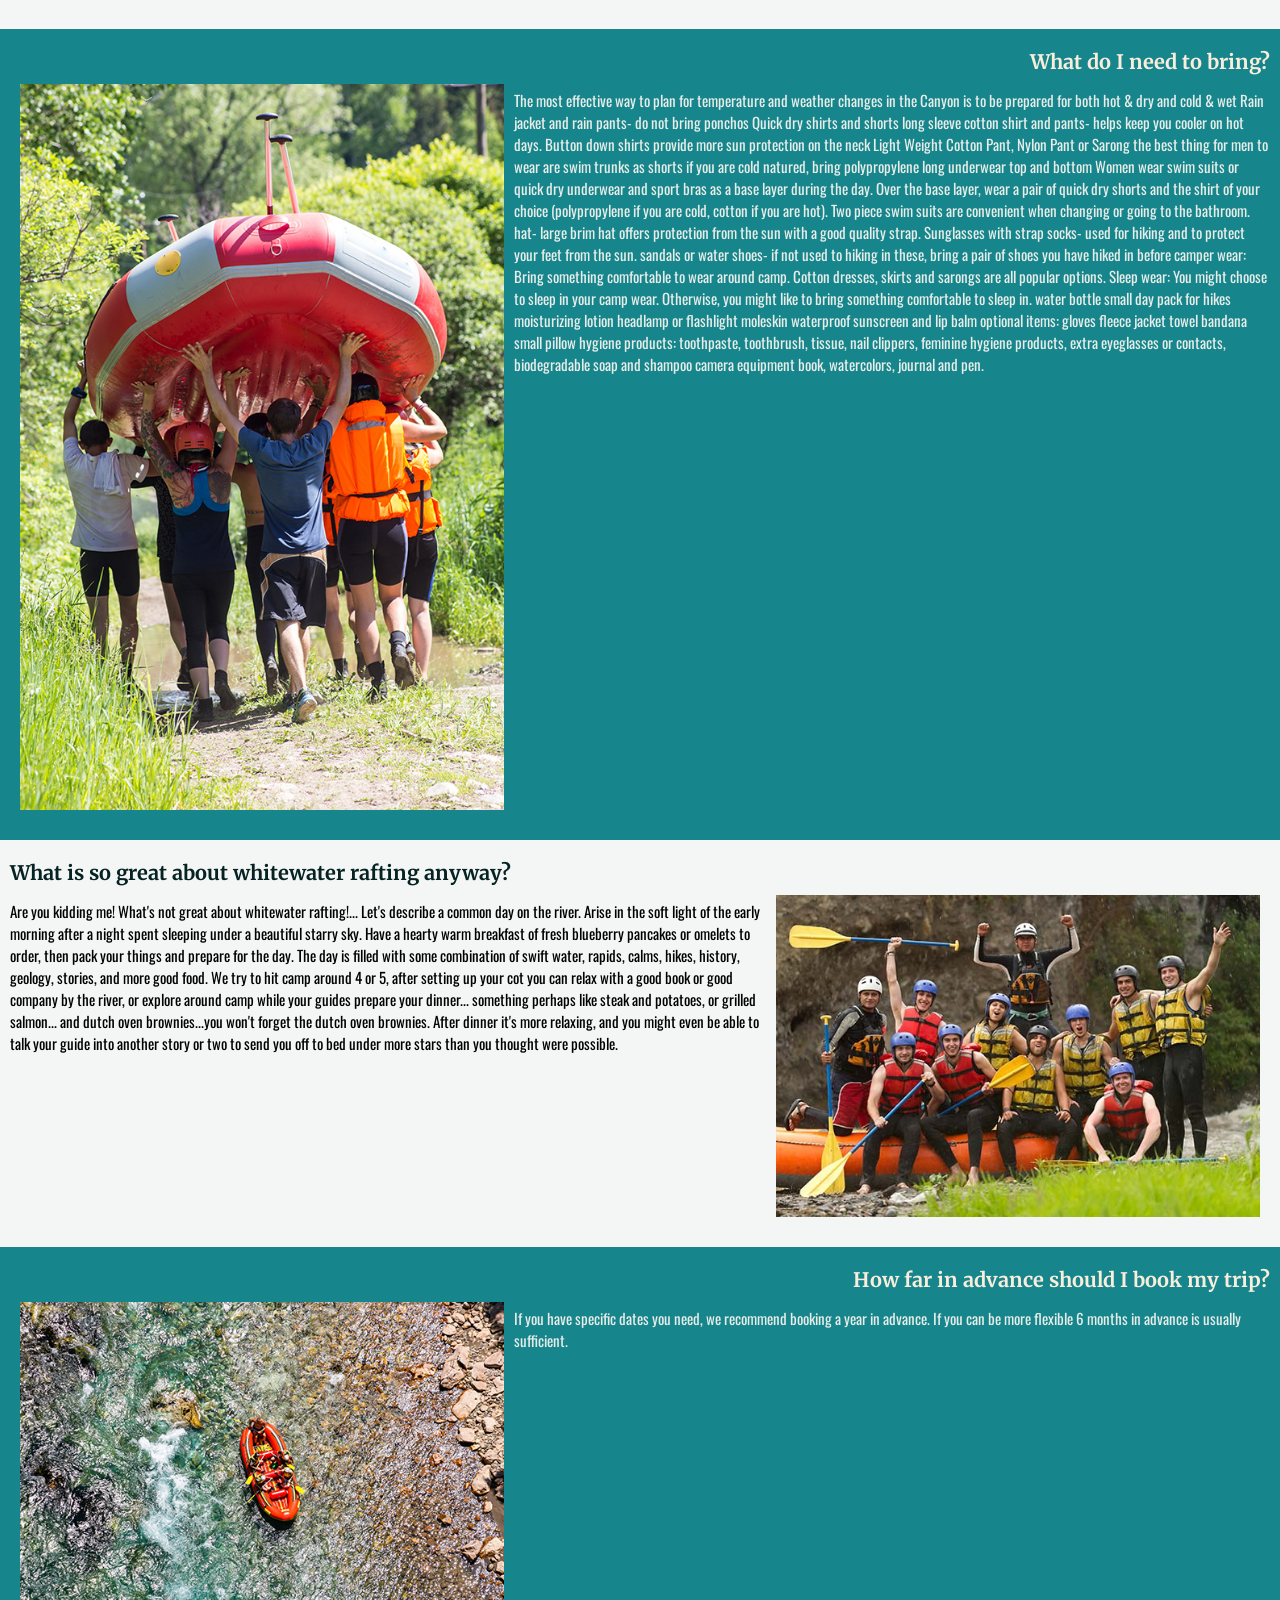
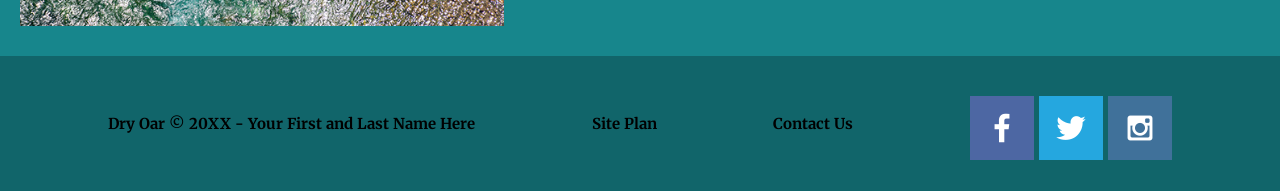
<file: wwr/faq.html>
<!DOCTYPE html>
<html lang="en">
<head>
    <meta charset="UTF-8">
    <meta http-equiv="X-UA-Compatible" content="IE=edge">
    <meta name="viewport" content="width=device-width, initial-scale=1.0">
    <title>Whitewater Rafting Vacations | Dry Oar Boating | Home</title>
    <link rel="stylesheet" href="styles/style.css">
</head>
<body>
    <div id="content">
        <header>
            <a id="logo_link" href="index.html">
                <img class="logo" src="images/logo.png" alt="Dry Oar Logo">
            </a>
            <nav>
                <a href="index.html">Home</a>
                <a href="faq.html">FAQ</a>
                <a href="site-plan-rafting.html">Site Plan</a>
                <a href="contactus.html">Contact Us</a>
            </nav>
        </header>
        <div id="banner">
            <div id="banner-box">
                <img id="banner-img" src="images/river-wide2.jpeg" alt="People enjoying white water rafting">
            </div>
            <section id="banner-msg">
                <h1 class="banner-title">FAQ</h1>
                <h4>This is a palce to answer frequently asked client questions.</h4>
            </section>
        </div>
        <main class="faq-grid">
            <section class="faq-slide">
                <h2>Is this a good trip for kids? What are the age ranges you allow?</h2>
                <p>
                    Absolutely this is a good trip for children of all ages. 
                    We have found however that children over the age of 8 seem 
                    to enjoy it more overall (And parents especially enjoy it 
                    more if their children are all over 8). 
                    A common concern we get from parents is that their children 
                    will be bored stuck on a boat for hours at a time. 
                    Surprisingly we deal with very few bored children of any age. 
                    The areas we are rafting through are some of the most beautiful 
                    in the world, and you never know what you might see around any 
                    corner. Not to mention the rapids which keep things very 
                    interesting. Each boat also comes equipped with a guide. 
                    It has been proven that river guides are unable to go for 
                    very long at all without telling stories...some of which 
                    are even true!
                </p>
                <img src="images/rafting7_600.jpg" alt="Kids on a Raft">
            </section>
            <section class="faq-slide">
                <h2>Is whitewater rafting safe? I don't even know how to swim! Can I still come?</h2>
                <p>
                    As with all adventure sports, there is an inherent and assumed element of risk. 
                    To help ensure your safety, our guides are all certified in Wilderness First aid 
                    and all start with at least 3 years of rafting experience. The most common injuries 
                    are sunburns and injuries that occur on land.

                    Everyone on commercial rafting trips wears coast guard approved life vest or personal 
                    flotation device (PFD). Many non swimmers go on rafting trips and have a great time. 
                    Your guide will give you an in depth and engaging safety talk before your trip begins 
                    explaining what you should prepare for and do in the event that you fall out of the raft.
                </p>
                <img src="images/rafting22_600.jpg" alt="Personal Protection Elements">
            </section>
            <section class="faq-slide">
                <h2>What is included in the trip?</h2>
                <p>
                    We will provide all necessary camping equipment. 
                    This includes a sleeping bag, foam pad, waterproof duffle bag, 
                    small waterproof day bag, tent and a cot, eating utensils and camping chair.
                    
                    We provided water and lemonade during the day. 
                    Coffee, tea and hot chocolate are provided during the morning and evening hours. 
                    You may bring beer, liquor and soft drinks (in reasonable amounts, 2 cans per day). 
                    You may purchase these items either the night before the trip, or on your way to the put-in. 
                    3 meals per day, plus snacks.
                </p>
                <img src="images/lunch.jpg" alt="What is Included">
            </section>
            <section class="faq-slide">
                <h2>What do I need to bring?</h2>
                <p>
                    The most effective way to plan for temperature and weather changes in the Canyon is 
                    to be prepared for both hot & dry and cold & wet Rain jacket and rain pants- 
                    do not bring ponchos Quick dry shirts and shorts long sleeve cotton shirt and pants- 
                    helps keep you cooler on hot days. 
                    Button down shirts provide more sun protection on the neck Light Weight Cotton Pant, 
                    Nylon Pant or Sarong the best thing for men to wear are swim trunks as shorts if you 
                    are cold natured, bring polypropylene long underwear top and bottom Women wear swim 
                    suits or quick dry underwear and sport bras as a base layer during the day. Over the 
                    base layer, wear a pair of quick dry shorts and the shirt of your choice (polypropylene 
                    if you are cold, cotton if you are hot). Two piece swim suits are convenient when 
                    changing or going to the bathroom. hat- large brim hat offers protection from the sun 
                    with a good quality strap. Sunglasses with strap socks- used for hiking and to protect 
                    your feet from the sun. sandals or water shoes- if not used to hiking in these, bring a 
                    pair of shoes you have hiked in before camper wear: Bring something comfortable to wear 
                    around camp. Cotton dresses, skirts and sarongs are all popular options. Sleep wear: 
                    You might choose to sleep in your camp wear. Otherwise, you might like to bring something 
                    comfortable to sleep in. water bottle small day pack for hikes moisturizing lotion headlamp 
                    or flashlight moleskin waterproof sunscreen and lip balm optional items: gloves fleece 
                    jacket towel bandana small pillow hygiene products: toothpaste, toothbrush, tissue, 
                    nail clippers, feminine hygiene products, extra eyeglasses or contacts, biodegradable soap 
                    and shampoo camera equipment book, watercolors, journal and pen.
                </p>
                <img src="images/rafting31_600.jpg" alt="What to Bring">
            </section>
            <section class="faq-slide">
                <h2>What is so great about whitewater rafting anyway?</h2>
                <p>
                    Are you kidding me! What's not great about whitewater rafting!...
                    Let's describe a common day on the river.
                    
                    Arise in the soft light of the early morning after a night spent sleeping under a beautiful starry sky. 
                    Have a hearty warm breakfast of fresh blueberry pancakes or omelets to order, then pack your things and prepare for the day. 
                    The day is filled with some combination of swift water, rapids, calms, hikes, history, geology, stories, and more good food. 
                    We try to hit camp around 4 or 5, after setting up your cot you can relax with a good book or good company by the river, 
                    or explore around camp while your guides prepare your dinner...
                    something perhaps like steak and potatoes, or grilled salmon...
                    and dutch oven brownies...you won't forget the dutch oven brownies. 
                    After dinner it's more relaxing, and you might even be able to talk your guide into another story or two to send you off to 
                    bed under more stars than you thought were possible.
                </p>
                <img src="images/rafting59_600.jpg" alt="Great Things of Rafting">
            </section>
            <section class="faq-slide">
                <h2>How far in advance should I book my trip?</h2>
                <p>
                    If you have specific dates you need, we recommend booking a year in advance. 
                    If you can be more flexible 6 months in advance is usually sufficient.
                </p>
                <img src="images/rafting6_600.jpg" alt="Alt">
            </section>
        </main>
        <footer>
            <h3>Dry Oar &copy; 20XX - Your First and Last Name Here</h3>
            <h3><a href="site-plan-rafting.html">Site Plan</a></h3>
            <h3><a href="contactus.html">Contact Us</a></h3>
            <div class="social">
                <a href="https://facebook.com">
                    <img src="images/facebook.png" alt="fb icon">
                </a>
                <a href="https://twitter.com">
                    <img src="images/twitter.png" alt="twitter icon">
                </a>
                <a href="https://instagram.com">
                    <img src="images/instagram.png" alt="instagram icon">
                </a>
            </div>
        </footer>
    </div>
</body>
</html>
</file>
<file: wwr/styles/style.css>
@import url('https://fonts.googleapis.com/css2?family=Merriweather:ital,wght@0,700;0,900;1,700&family=Oswald:wght@300;400&display=swap');

:root {
    /* change the values below to your colors from your palette */
    --primary-color: #17868c;
    --secondary-color: #dc962e;
    --accent1-color: #819c89;
    --accent2-color: #f3f6f4;

    /* change the values below to your chosen font(s) */
    --heading-font: 'Merriweather', serif;
    --paragraph-font: 'Oswald', sans-serif;

    /* these colors below should be chosen from among your palette colors above */
    --headline-color-on-white: #062223;
    /* headlines on a white background */
    --headline-color-on-color: #F9EDDC;
    /* headlines on a colored background */
    --paragraph-color-on-white: #031111;
    /* paragraph text on a white background */
    --paragraph-color-on-color: #E8EDE9;
    /* paragraph text on a colored background */
    --paragraph-background-color: #17868c;
    --paragraph-background-color-50: #17868c80;
    --nav-link-color: #F9EDDC;
    --nav-background-color: #11656A;
    --nav-hover-link-color: #dc962e;
    --nav-hover-background-color: #17868c;
}

h1,
h2,
h3,
h4 {
    color: var(--headline-color-on-white);
    font-family: var(--heading-font);
}

h2 {
    margin: 0;
}

#content {
    max-width: 1600px;
    margin: 0 auto;
}

header {
    background-color: var(--nav-background-color);
    display: grid;
    grid-template-columns: 150px auto;
}

nav {
    display: flex;
    justify-content: space-around;
}

.logo,
.icon {
    width: 80px;
    padding-top: 10px;
}

#logo_link {
    padding-top: 5px;
    justify-self: center;
    align-self: center;
}

nav a {
    text-align: center;
    color: var(--nav-link-color);
    text-decoration: none;
    padding: 35px;
}

nav a:hover {
    background-color: var(--nav-hover-background-color);
    color: var(--nav-hover-link-color);
    text-decoration: underline;
}

#hero {
    display: grid;
    grid-template-columns: 1fr 3fr 1fr;
    margin-top: -100px
}

#hero-box {
    grid-column: 1/4;
    grid-row: 1/3;
    z-index: -1;
}

#hero-img {
    width: 100%;
}

#hero-msg {
    grid-column: 2/3;
    grid-row: 1/2;
    margin-top: 100px;
}

.home-title {
    color: var(--headline-color-on-color);
    text-align: center;
    font-family: var(--heading-font);
    font-size: 2em;
    margin-top: 10px;
}

#hero-msg h4 {
    text-align: center;
    color: var(--headline-color-on-color);
}

#banner {
    display: grid;
    grid-template-columns: 1fr 10fr 1fr;
    margin-top: 0px
}

#banner-box {
    grid-column: 1/4;
    grid-row: 1/3;
    z-index: -1;
}

#banner-img {
    width: 100%;
}

#banner-video {
    grid-column: 1/4;
    grid-row: 1/3;
    width: 100%;
    /*object-fit: cover;
    position: fixed;
    left: 0;
    right: 0;
    top: 0;
    bottom: 0;*/
    z-index: -1;
}

#banner-msg {
    grid-column: 2/3;
    grid-row: 1/2;
    margin-top: 140px;
}

.banner-title {
    color: var(--headline-color-on-color);
    text-align: center;
    font-family: var(--heading-font);
    font-size: 2em;
    margin-top: 0px;
    margin-bottom: 10px;
}

#banner-msg h4 {
    text-align: center;
    font-size: 15px;
    color: var(--headline-color-on-color);
}

.button-box {
    text-align: center;
}

.home-grid {
    display: grid;
    grid-template-columns: repeat(10, 1fr);
}

main section {
    text-align: center;
}

main section img {
    box-sizing: border-box;
}

.rivers-card,
.camping-card,
.rapids-card {
    margin: 200px 0;
}

.card-img {
    border: 10px solid var(--paragraph-background-color);
    transition: transform .5s;
    box-shadow: 5px 5px 10px #6f7364;
}

.card-img:hover {
    opacity: .6;
    transform: scale(1.1);
}

.rivers-card {
    grid-area: 2/2/3/4;
}

.camping-card {
    grid-area: 2/5/3/7;
}

.rapids-card {
    grid-area: 2/8/3/10;
}

.faq-grid {
    display: grid;
    grid-template-columns: repeat(10, 1fr);
}

.faq-slide {
    grid-column: 1/11;
    padding-top: 20px;
    padding-bottom: 20px;
    padding-left: 10px;
    padding-right: 10px;
    display: grid;
    grid-template-columns: repeat(5, 1fr);
    grid-template-rows: 1fr, 4fr;
}

.faq-slide:nth-child(even) {
    grid-column: 1/11;
    padding-top: 20px;
    padding-bottom: 20px;
    padding-left: 10px;
    padding-right: 10px;
    display: grid;
    grid-template-columns: repeat(5, 1fr);
    grid-template-rows: 1fr, 4fr;
    background-color: var(--paragraph-background-color);
}

.faq-slide:nth-child(odd) h2 {
    text-align: left;
    font-size: 20px;
    grid-column: 1/6;
    grid-row: 1/2;
}

.faq-slide:nth-child(odd) p {
    grid-column: 1/4;
    grid-row: 2/3;
    font-size: 15px;
    text-align: left;
}

.faq-slide:nth-child(odd) img {
    padding: 10px;
    grid-column: 4/6;
    grid-row: 2/3;
    width: 100%;
}

.faq-slide:nth-child(even) h2 {
    color: var(--headline-color-on-color);
    text-align: right;
    font-size: 20px;
    grid-column: 1/6;
    grid-row: 1/2;
}

.faq-slide:nth-child(even) p {
    color: var(--paragraph-color-on-color);
    grid-column: 3/6;
    grid-row: 2/3;
    font-size: 15px;
    text-align: left;
}

.faq-slide:nth-child(even) img {
    padding: 10px;
    grid-column: 1/3;
    grid-row: 2/3;
    width: 100%;
}

#background {
    height: 725px;
    grid-area: 4/1/9/11;
}

img.mountains {
    padding: 15px 30px;
    grid-area: 5/2/8/7;
    box-shadow: 5px 5px 10px #6f7364;
}

.card-img,
.mountains {
    width: 100%;
}

.msg {
    background-color: var(--paragraph-background-color);
    padding: 35px;
    grid-area: 6/6/7/10;
    box-shadow: 5px 5px 10px #6f7364;
}

.msg h2 {
    color: var(--paragraph-color-on-color);
}

.msg p {
    color: var(--paragraph-color-on-color);
    font-size: 0.8em;
    padding-bottom: 15px;
}

body {
    background-color: var(--accent2-color);
    font-family: var(--paragraph-font);
    font-size: 22px;
    margin: 0 0;
    padding: 0;
}

.book,
.join {
    background-color: var(--nav-background-color);
    color: var(--nav-link-color);
    text-decoration: none;
    font-family: var(--paragraph-font);
    font-size: 18px;
    padding: 15px 30px;
    margin-top: 50px;
    border-radius: 5px;
}

.book:hover,
.join:hover {
    background-color: var(--nav-hover-background-color);
    color: var(--nav-hover-link-color);
    text-decoration: underline;
}

#background {
    background-color: var(--paragraph-background-color);

}

footer {
    background-color: var(--nav-background-color);
    padding: 25px 50px;
    margin-top: 0px;
    display: flex;
    justify-content: space-around;
    align-items: center;
}

footer h3 {
    color: var(--paragraph-color);
    font-size: 15px;
}

footer a {
    color: var(--paragraph-color);
    text-decoration: none;
}

footer h3 a:hover {
    text-decoration: underline;
}

footer a:hover {
    color: var(--paragraph-color);
    text-decoration: underline;
}

footer .social img {
    padding-top: 15px;
}

#feedback {
    background-color: antiquewhite;
    position: relative;
    top: 0;
    left: 0;
    right: 0;
    padding: .5em;
    /* make this element invisible until we are ready for it */
    /*display: none;*/
}

.moveDown {
    margin-top: 3em;
}

form {
    /* Center the form on the page */
    margin: 0 auto;
    width: 400px;
    /* Form outline */
    padding: 1em;
    border: 1px solid #CCC;
    border-radius: 1em;
}

ul {
    list-style: none;
    padding: 0;
    margin: 0;
}

form li+li {
    margin-top: 1em;
}

label {
    /* Uniform size & alignment */
    display: inline-block;
    width: 90px;
    text-align: right;
}

input,
textarea {
    /* To make sure that all text fields have the same font settings
       By default, textareas have a monospace font */
    font: 1em sans-serif;

    /* Uniform text field size */
    width: 300px;
    box-sizing: border-box;

    /* Match form field borders */
    border: 1px solid #999;
}

input:focus,
textarea:focus {
    /* Additional highlight for focused elements */
    border-color: #000;
}

textarea {
    /* Align multiline text fields with their labels */
    vertical-align: top;

    /* Provide space to type some text */
    height: 5em;
}

.button {
    /* Align buttons with the text fields */
    padding-left: 90px;
    /* same size as the label elements */
}

button {
    /* This extra margin represent roughly the same space as the space
       between the labels and their text fields */
    margin-left: .5em;
}

@media screen and (max-width: 900px) {

    #hero,
    .home-grid,
    .faq-grid,
    .faq-slide:nth-child(even),
    .faq-slide:nth-child(odd) {
        display: block;
        height: auto;
    }

    nav,
    footer {
        flex-direction: column;
    }

    nav a {
        display: block;
        padding: 15px;
    }

    #hero,
    #banner {
        margin-top: 0;
    }

    #hero-msg,
    #banner-msg {
        margin-top: 0;

    }

    #hero-msg h4,
    #banner-msg h4 {
        display: none;
    }

    .home-title .banner-title {
        font-size: 25px;
        color: var(--paragraph-color-on-white);
    }

    .rivers-card,
    .camping-card,
    .rapids-card {
        margin: 50px auto;
        width: 60%;
    }

    #background {
        display: none;
    }

    .mountains,
    .msg {
        width: 80%;
        display: block;
        margin: 0 auto;
    }

    footer {
        margin-top: 25px;
    }
}
</file>
<file: positionstyles.css>
/* CSS - Name: "positionstyles.css" */
/* Activity 1 styles */
.content1 {
  /* This is the parent of the activity 1 boxes. */
  display: grid;
  grid-template-columns: 1fr 1fr;
  justify-items: center;
  gap: 20px;
}
.red1 { 
  width: 100%; 
  height: 100px; 
  background-color: red; 
  grid-column: 1/3;
} 
.green1 {
  width: 100px; 
  height: 100px; 
  background-color: green; 

} 
.yellow1 {
  width: 100px; 
  height: 100px; 
  background-color: gold; 
} 
.blue1 {
  width: 100%; 
  height: 100px; 
  background-color: blue;
  grid-column: 1/3; 
} 
/* Activity 2 styles */ 
.content2 {
  /* This is the parent of the activity 2 boxes. */
  display: grid;
  grid-template-columns: repeat(4,25px);
  grid-template-rows: repeat(4,25px);
  justify-items: left;
  gap: 20px;
}
.red2 {
  width: 100px; 
  height: 100px; 
  background-color: red;
  grid-area: 1/1; 
} 
.green2 { 
  width: 100px; 
  height: 100px; 
  background-color: green;
  grid-area: 2/2; 
} 
.yellow2 {
  width: 100px; 
  height: 100px; 
  background-color: gold;
  grid-area: 3/3; 
} 
.blue2 {
  width: 100px; 
  height: 100px; 
  background-color: blue;
  grid-area: 4/4; 
} 
/* Activity 3 styles */ 
.content3 {
  /* This is the parent of the activity 3 boxes. */
  display:grid;
  grid-template-columns: 1fr 1fr;
  justify-items: center;
  gap: 0px 50px;
}
.red3 {
  width: 100%; 
  height: 100px; 
  background-color: red;
  grid-column: span 2;
} 
.green3 {
  width: 100%; 
  height: 100px; 
  background-color: green;
  grid-column: 1/2;
} 
.yellow3 {
  width: 100%; 
  height: 100px; 
  background-color: gold;
  grid-column: 2/3;
} 
.blue3 {
  width: 100%;
  height: 100px; 
  background-color: blue;
  grid-column: span 2;
} 
/* Activity 4 styles */ 
.content4 {
  /* This is the parent of the activity 4 boxes. */
  display:grid;
  grid-template-columns: 1fr 1fr;
  grid-template-rows: repeat(3,1fr);
  justify-items: center;
  gap: 0px 0px;
  height: 400px;
}
.red4 {
  width: 100%; 
  height: 100%; 
  background-color: red; 
  grid-area: 1 / 1 / span 3 / span 1;
} 
.green4 {
  width: 100%; 
  height: 100%; 
  background-color: green; 
} 
.yellow4 {
  width: 100%; 
  height: 100%; 
  background-color: gold; 
} 
.blue4 {
  width: 100%;
  height: 100%; 
  background-color: blue; 
} 
/* Activity 5 styles */ 
.content5 {
  /* This is the parent of the activity 5 boxes. */
  height: 400px;
}
.red5 { 
  width: 100%; 
  height: 100px; 
  background-color: red;
} 
.green5 {
  float:left;
  width: 100px; 
  height: 100px; 
  background-color: green;
  margin: 0px 10px 10px 0px;


} 
.yellow5 {
  width: 100%; 
  background-color: gold;

} 
.blue5 {
  width: 100%; 
  height: 100px; 
  background-color: blue;
  grid-column: 1/3;
} 
/* Activity 6 styles */ 
.content6 {
  /* This is the parent of the activity 6 boxes. */
  display:grid;
  grid-template-columns: repeat(6, 100px);
  grid-template-rows: repeat(6, 100px);
  justify-items: center;
  gap: 0px 0px;
  height: 600px;
  width: 100%;
}
.red6 {
  width: 100%;
  height: 100%;
  background-color: red;
  grid-area: 1/1/3/5;
  z-index: 1;
} 
.green6 {
  width: 100%;
  height: 100%;
  background-color: green;
  grid-area: 5/1/7/3;
  z-index: 3;
} 
.yellow6 {
  width: 100%;
  height: 100%; 
  background-color: gold;
  grid-area: 3/5/7/7;
  z-index: 3; 
} 
.blue6 {
  width: 100%;
  height: 100%; 
  background-color: blue;
  grid-area: 2/2/6/6;
  z-index: 2;
} 


/* Do not make any changes below here */
.activity {
  width: 70%; 
  margin: 20px auto; 
  font-family: Arial, sans-serif; 
  border: 1px solid black; 
  padding: 10px; 
  clear:both; 
  overflow: auto;
} 

.hint {
  border: 1px solid grey;
  background: #e0e0e0;
  padding: .5em;
  position: relative;
  margin: 1em 0;
}
.hint h3 {
  margin: 0;
}
.hint:hover {
  background: #d0d0d0;
}
.hint > div {
  display: none;
}

.hint input[type=checkbox] {
  position: absolute;
  width: 100%;
  height: 100%;
  opacity: 0;
  z-index: 1;
  cursor: pointer;
}

.hint input[type=checkbox]:checked ~ div {
  display: block;
}

.hint i {
  position: absolute;
  transform: translate(-6px, 0);
  margin-top: 16px;
  right: 10px;
  top: -3px;
}
.hint i:before, .hint i:after {
  content: "";
  position: absolute;
  background-color: black;
  width: 3px;
  height: 9px;
}
.hint i:before {
  transform: translate(2px, 0) rotate(45deg);
}
.hint i:after {
  transform: translate(-2px, 0) rotate(-45deg);
}

.hint input[type=checkbox]:checked ~ i:before {
  transform: translate(-2px, 0) rotate(45deg);
}
.hint input[type=checkbox]:checked ~ i:after {
  transform: translate(2px, 0) rotate(-45deg);
}
.hint a {
  position: relative;
  z-index: 1;
}
</file>
<file: psite/styles/site-plan.css>
/* if you are using any Google fonts change the font names below to your fonts. 
Any spaces in your font name should be replaced with a +. 
Fonts are separated by a | */
@import url('https://fonts.googleapis.com/css2?family=Montserrat:wght@600&family=Source+Sans+Pro:wght@300;400&family=Vollkorn+SC&family=Vollkorn:wght@600&display=swap');

:root {
  /* change the values below to your colors from your palette */
  --primary-color: #107FAA;
  --secondary-color: #D32F23;
  --accent1-color: #022033;
  --accent2-color: #FFAE4B;

  /* change the values below to your chosen font(s) */
  --heading-font: Montserrat, "DejaVu Sans", Verdana, sans-serif;
  --subtitle-font: Vollkorn, Serif;
  --paragraph-font: "Source Sans Pro", "Helvetica Neue", Helvetica, sans-serif;
  --quote-font:"Volkorn SC", serif;

  /* these colors below should be chosen from among your palette colors above */
  --headline-color-on-white: #022033;  /* headlines on a white background */ 
  --headline-color-on-color: #d9f8ff; /* headlines on a colored background */ 
  --paragraph-color-on-white: #022033; /* paragraph text on a white background */ 
  --paragraph-color-on-color: #d9f8ff; /* paragraph text on a colored background */ 
  --paragraph-background-color: #107FAA;
  --nav-link-color: #d9f8ff;
  --nav-background-color: #107FAA;
  --nav-hover-link-color: #FFAE4B;
  --nav-hover-background-color: #022033;
}


/*  Look around below...but DON'T CHANGE ANYTHING! */

body {
  max-width: 1200px;
  margin: 0 auto;
  padding: 4em;
  font-size: 18px;
  text-align: center;
}
img {
  display: block;
  margin: 0 auto;
}
h1, h2, h3, h4, h5, h6 {
  font-family: var(--heading-font);
  color: var(--headline-color-on-white);
}
h2 {
  text-align: center;
}
hr {
  height: 3px;
  margin: 35px 0;
  background: var(--accent1-color);
}
header {
  padding: 1em;
  text-align: center;
  color: var(--paragraph-color-on-color);
  background-color: var(--paragraph-background-color);
}
header > h1, header > h2 {
  color: var(--headline-color-on-color);
}

p {
  font-family: var(--paragraph-font);
  color: var(--paragraph-color);
  padding: 1em;
}
.colors {
  width: 100%;
  min-width: 350px;
  margin: 30px auto;
  text-align: center;
}
.colors th {
  background-color: #999;
}
.colors td{
  width: 25%;
  height: 3em;
}

.primary {
  background-color: var(--primary-color);
}
.secondary {
  background-color: var(--secondary-color);
}
.accent1 {
  background-color: var(--accent1-color);
}
.accent2{
  background-color: var(--accent2-color);
}

p.colored {
  background-color: var(--paragraph-background-color);
  color: var(--paragraph-color-on-color);
}

nav {
  background-color: var(--nav-background-color);
  line-height: 3em;
  text-align: center;
  font-size: 1.2em;
}
nav  {
  list-style-type: none;
  display: flex;

}
nav a {
  padding:1em;
  min-width: 120px;
  text-decoration: none;
  padding: 10px;

}
nav a:link, nav a:visited {
  color: var(--nav-link-color);
}
nav a:hover {
  color: var(--nav-hover-link-color);
  background-color: var(--nav-hover-background-color);
}

.content-img {
  display:block;
  max-width: 300px;
  max-height: 300px;

}

.sitemap {
  display: grid;
  justify-content: center;

  grid-template-columns: repeat(6, 15%);
  grid-template-rows: 3em 1.5em 1.5em 3em;
  grid-template-areas: ". . home home . ."
    ". . . top . ."
    ". left left right right ."
    "page2 page2 . . page3 page3";
}
.sitemap > div {

  text-align: center;

}
.sm-home {
  grid-area: home;
  background-color: #ccc;
  line-height: 3em;
}
.sm-page2 {
  grid-area: page2;
  background-color: #ccc;
  line-height: 3em;
}
.sm-page3 {
  grid-area: page3;
  background-color: #ccc;
  line-height: 3em;
}

.top {
  grid-area: top;
  border-left: 1px solid;
}

.left {
  grid-area: left;
  border-top: 1px solid;
  border-left: 1px solid;
}

.right {
  grid-area: right;
  border-top: 1px solid;
  border-right: 1px solid;
}
</file>
